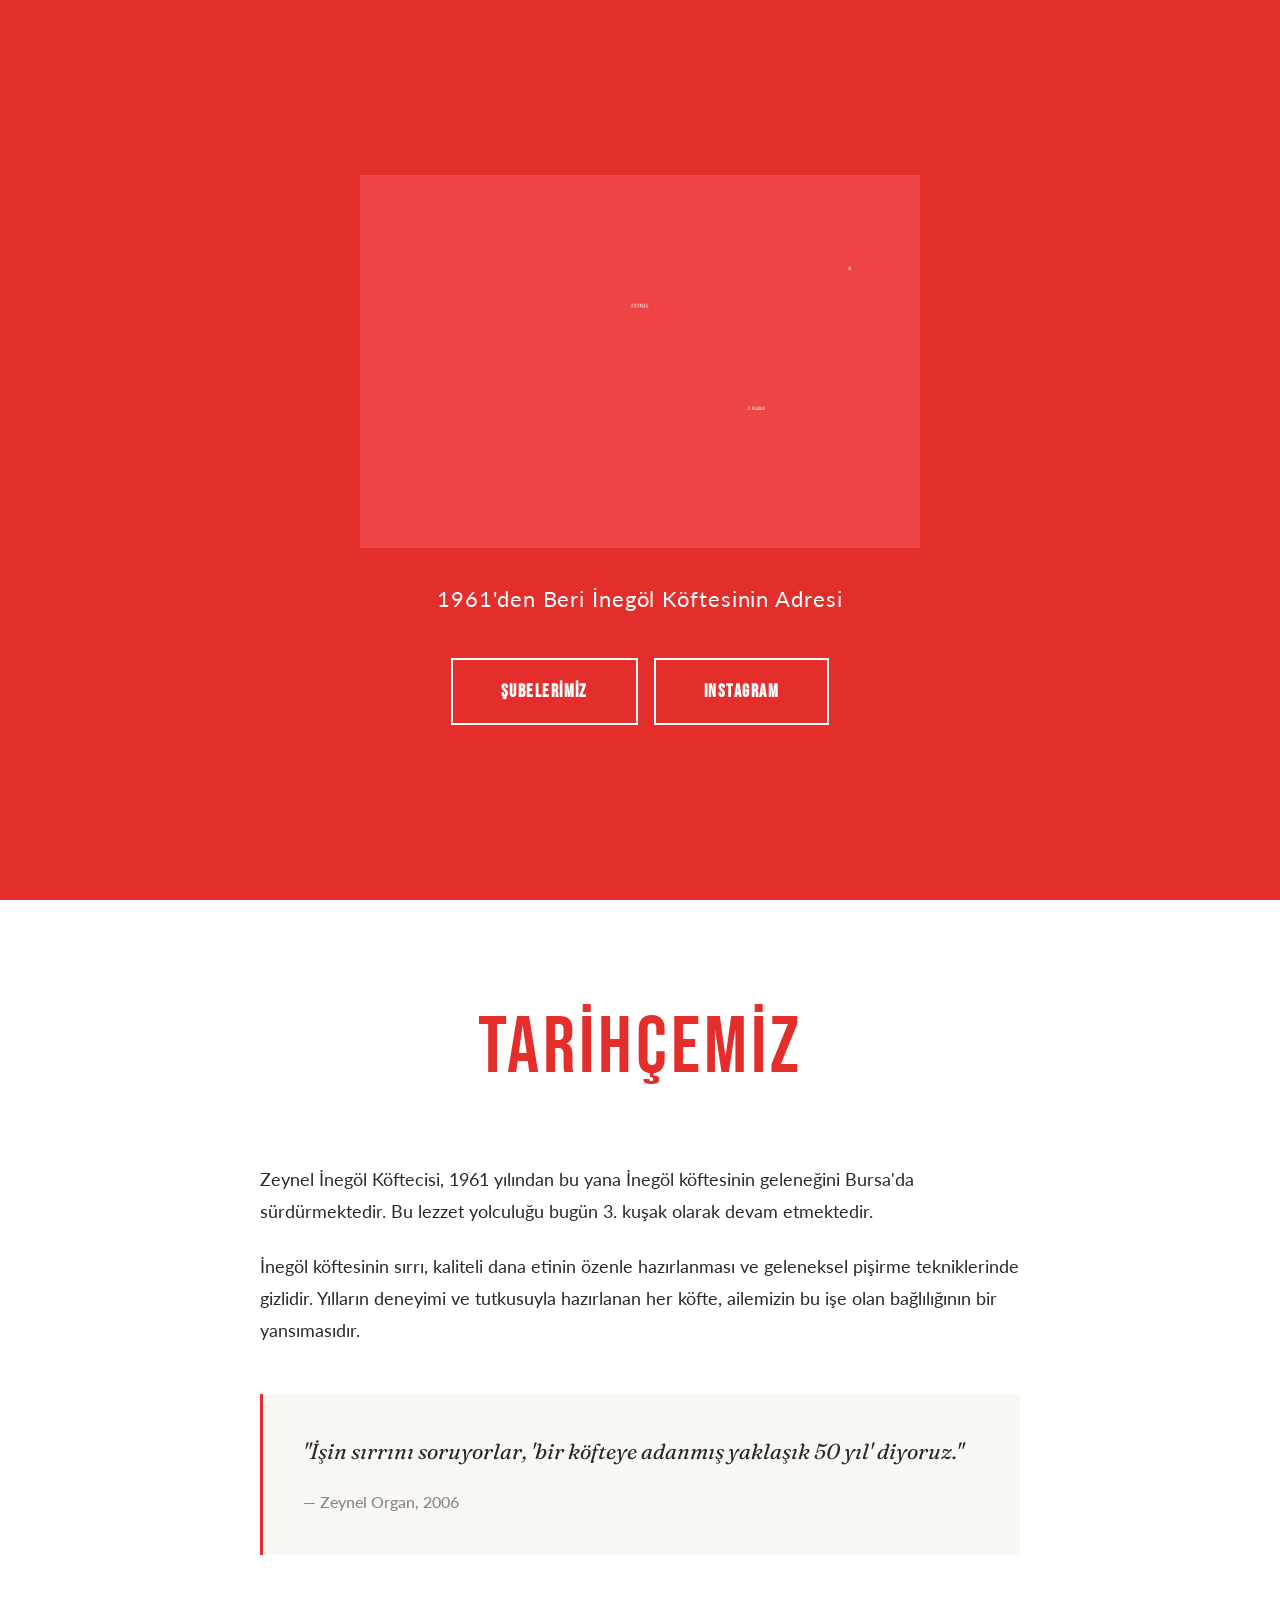
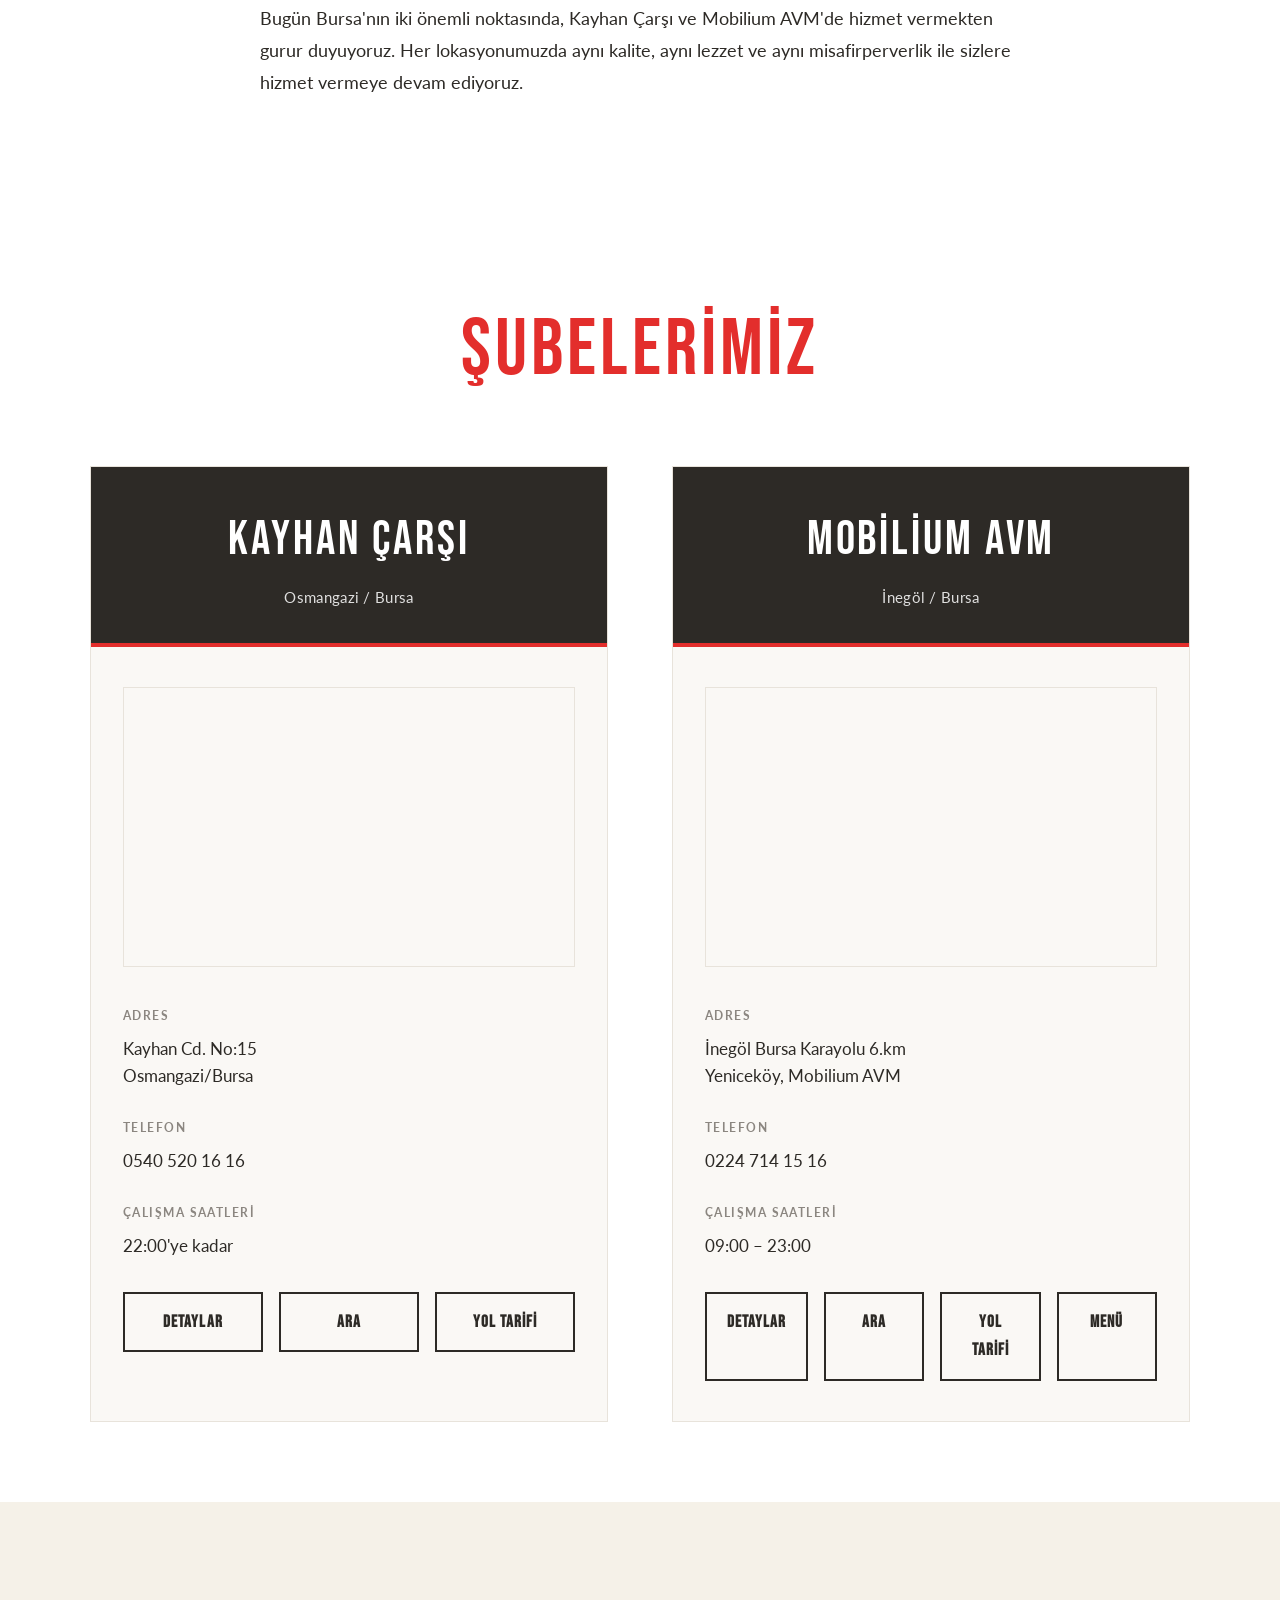
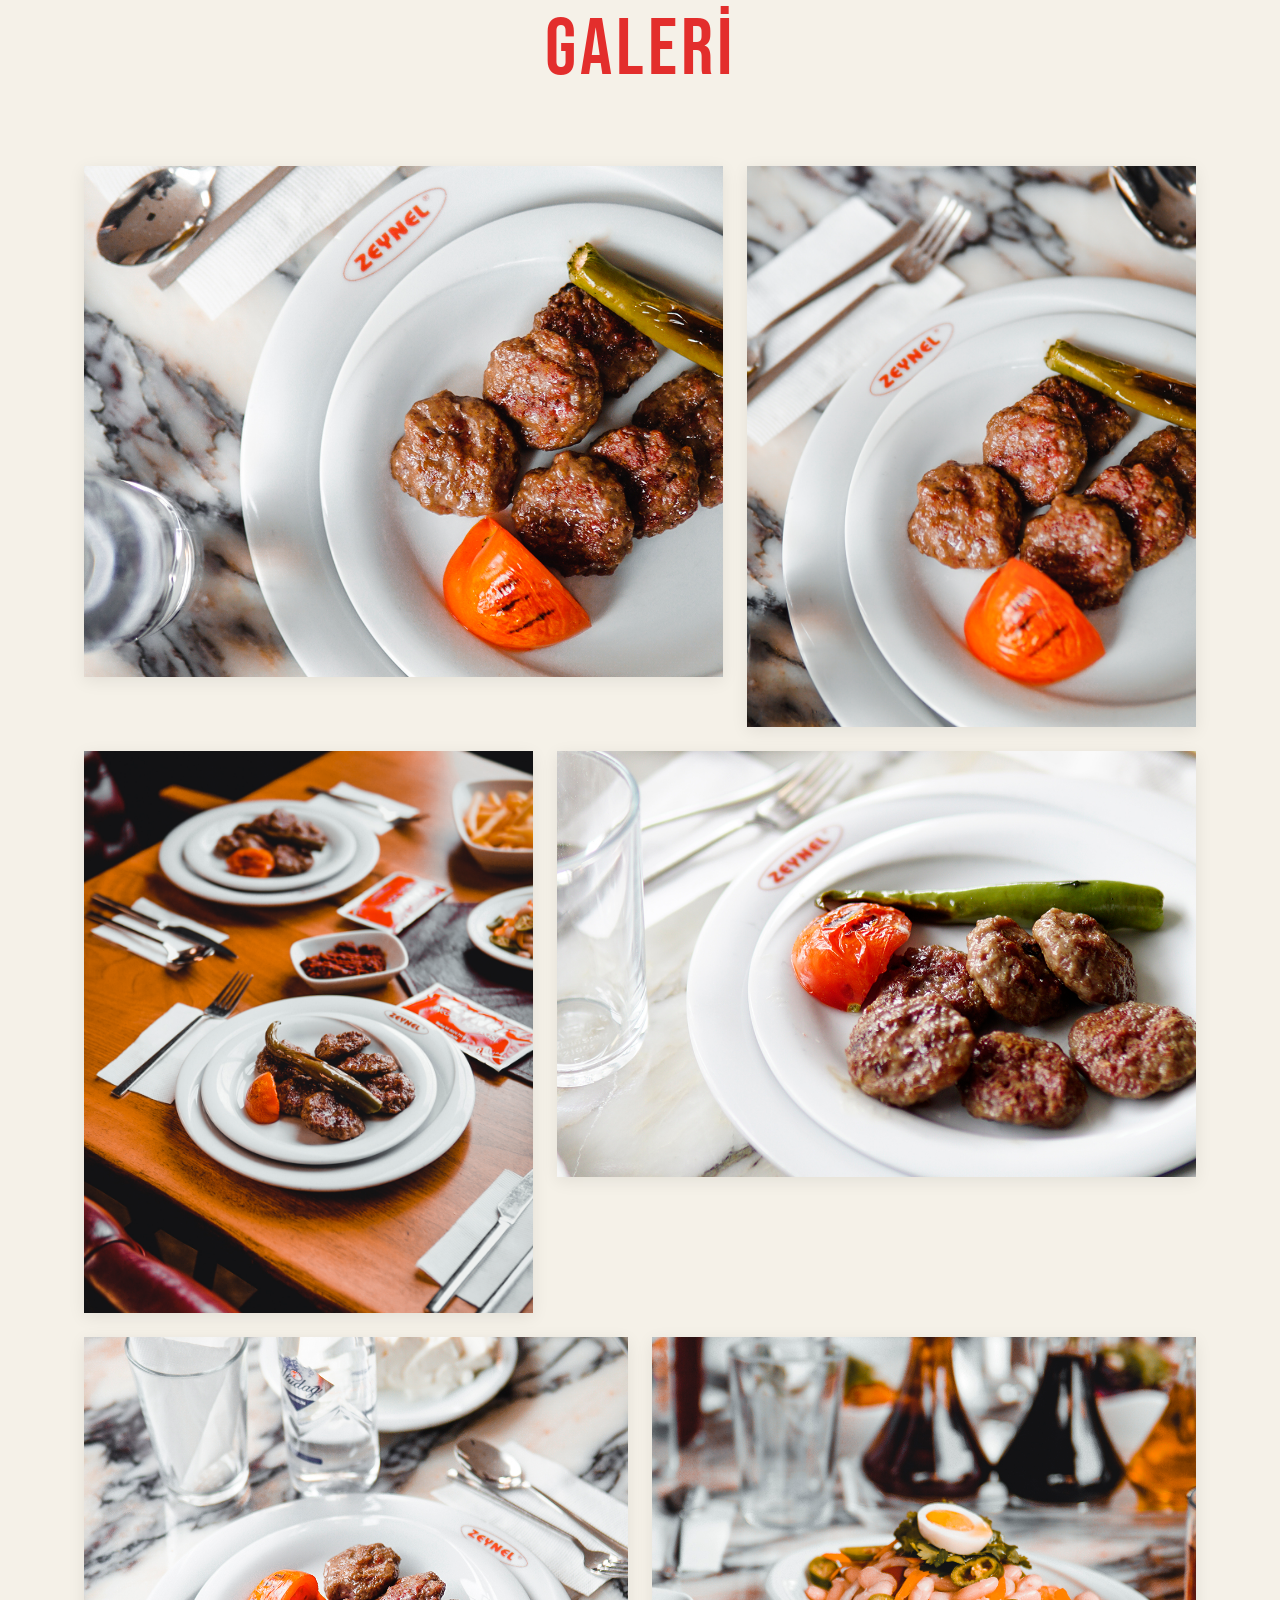
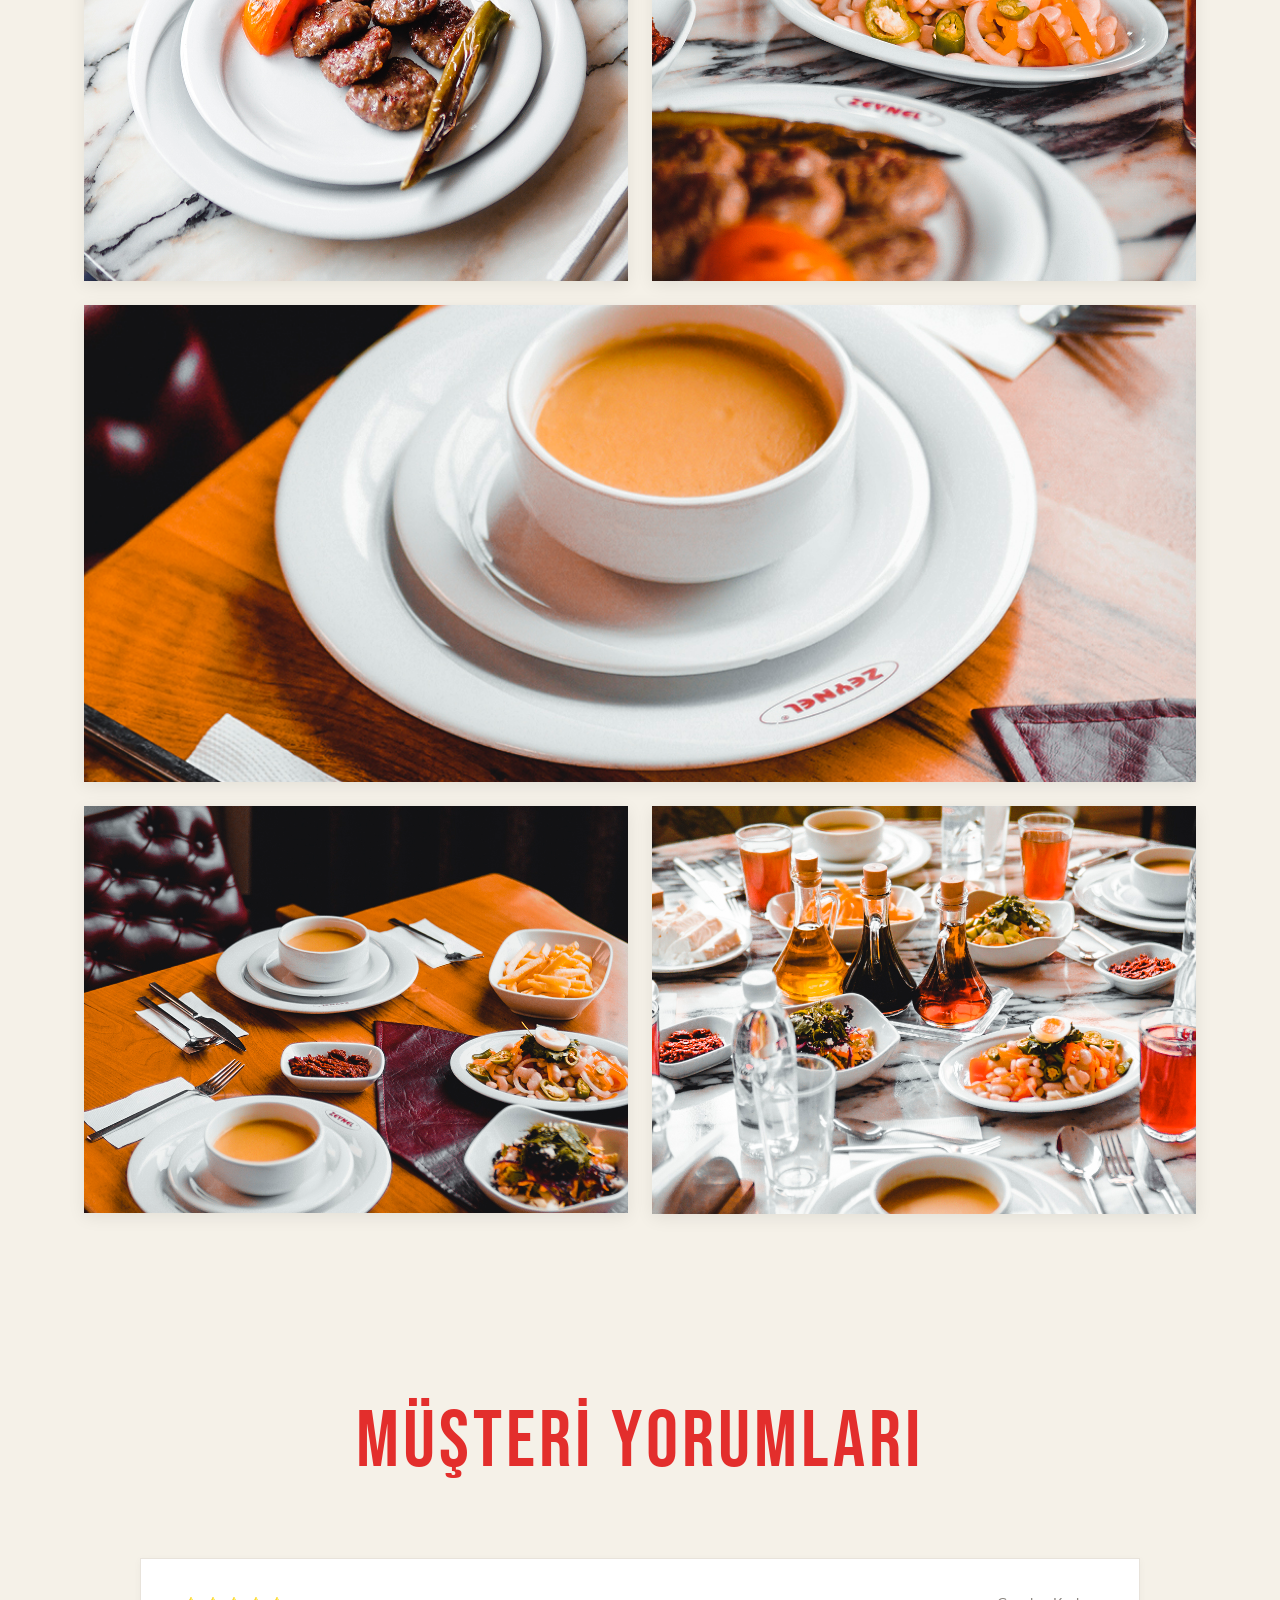
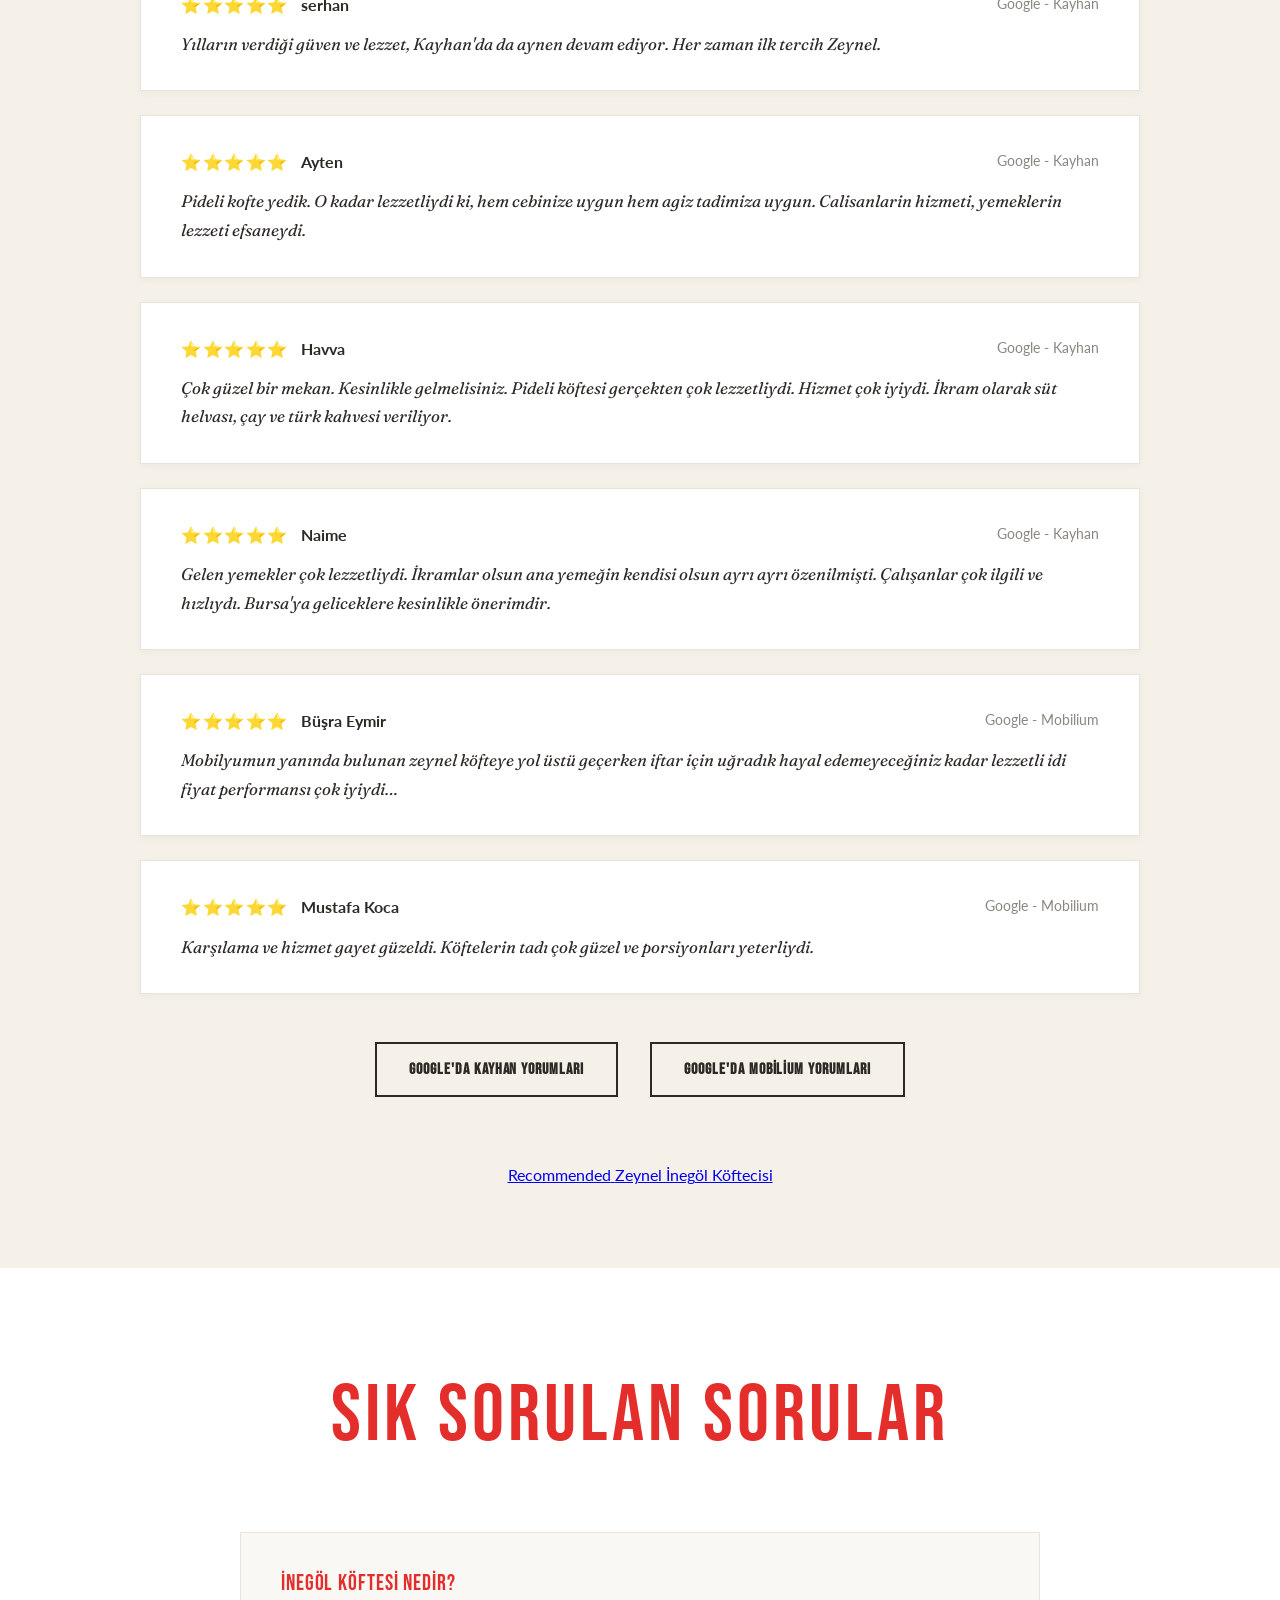
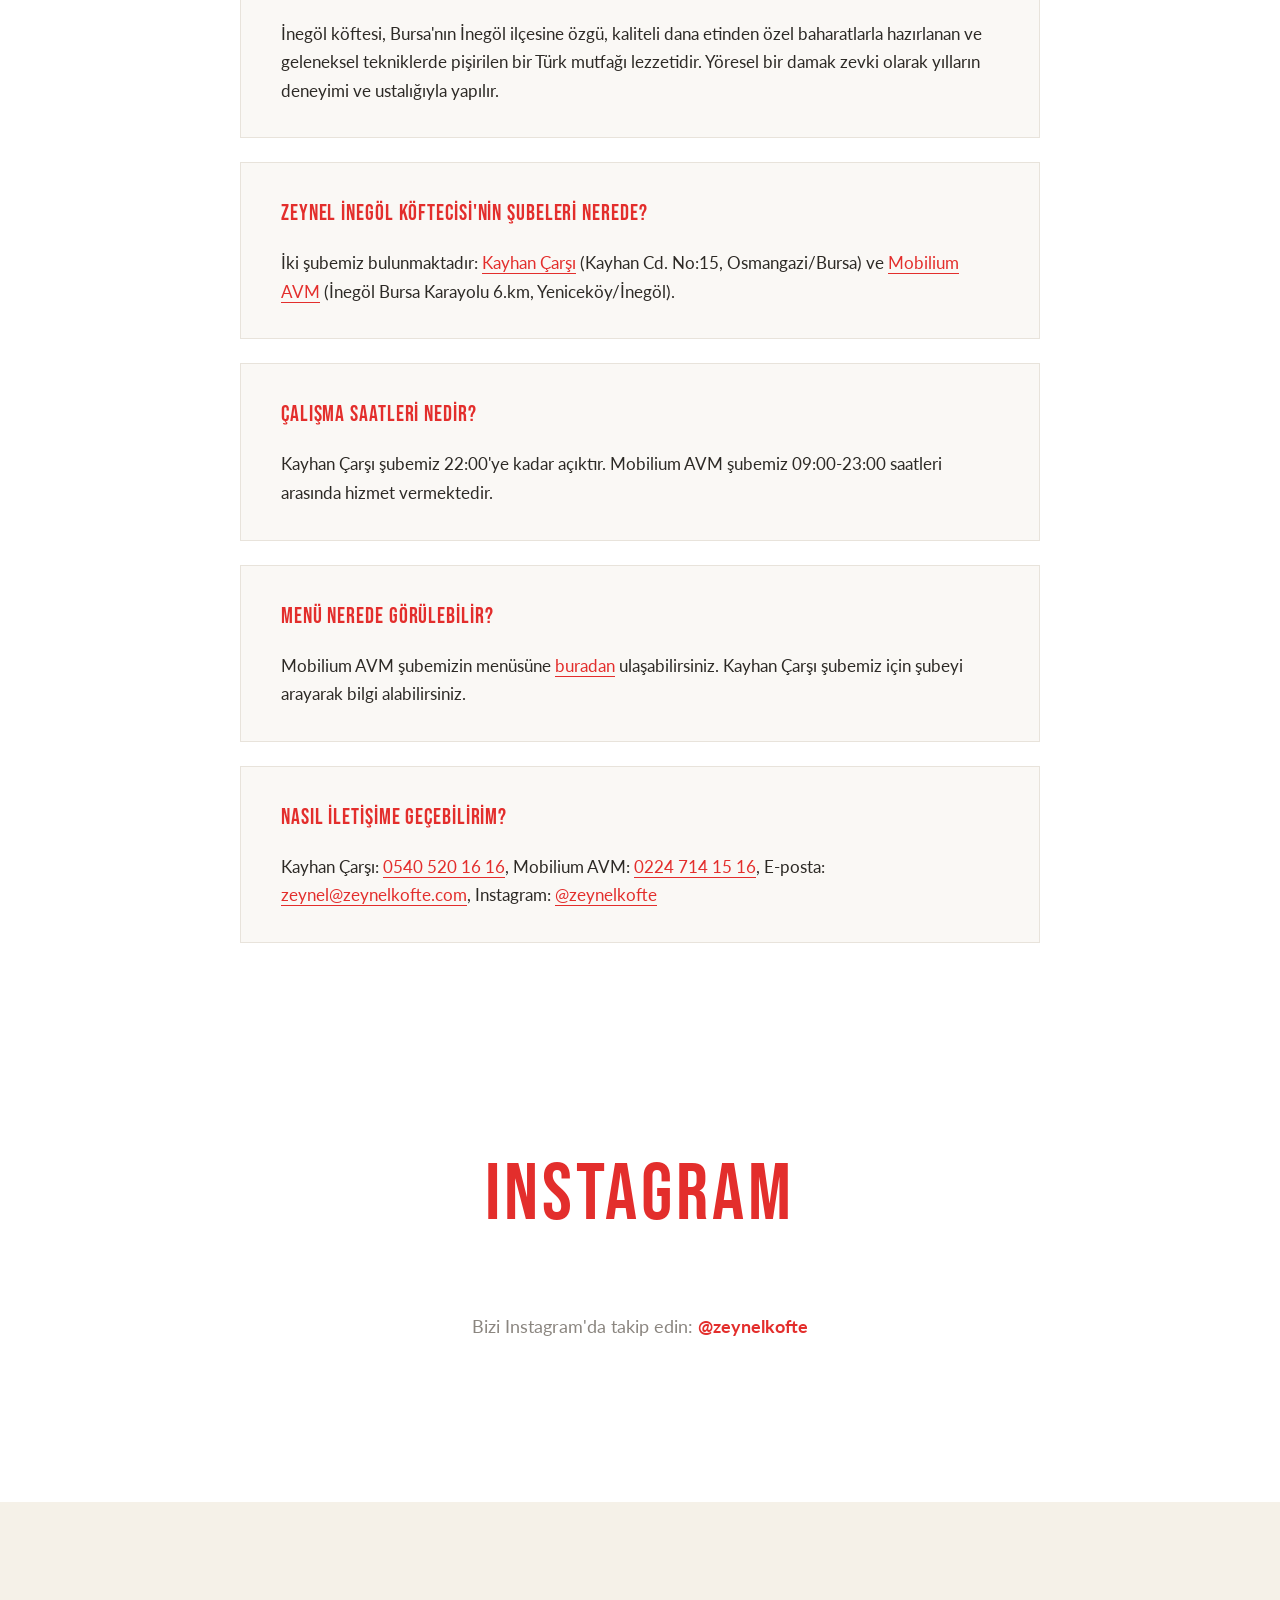
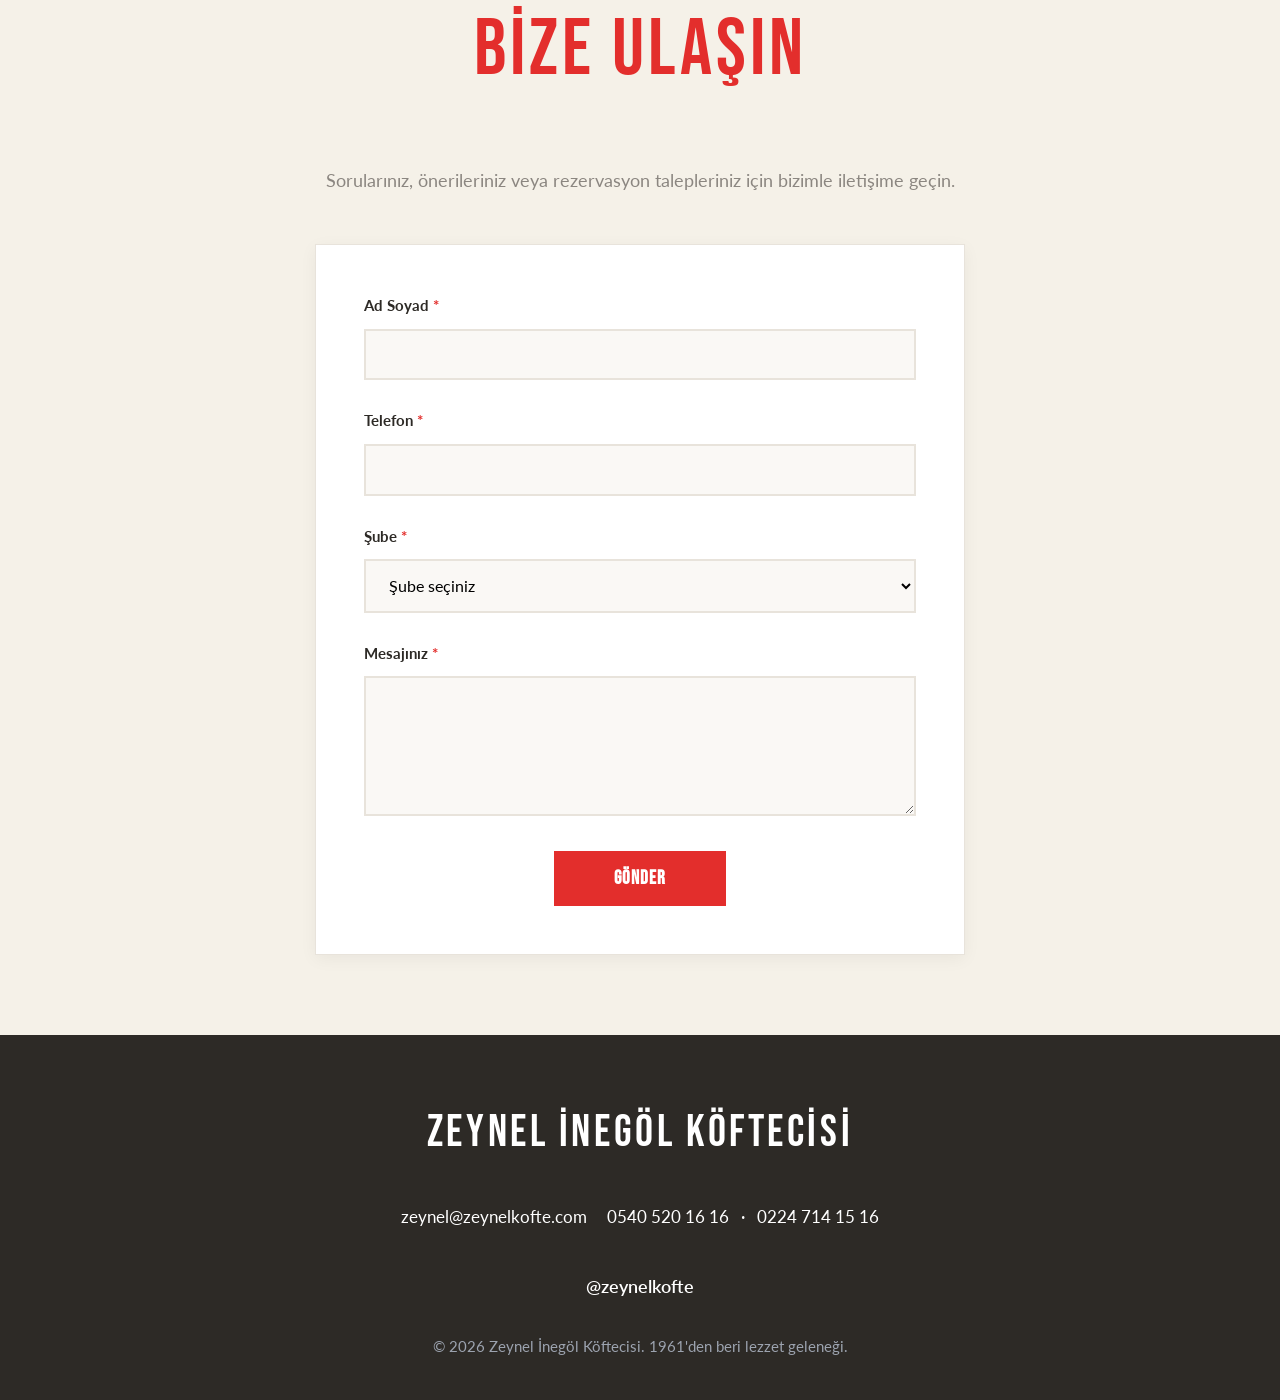
<file: index.html>
<!DOCTYPE html>
<html lang="tr">
<head>
    <meta charset="UTF-8">
    <meta name="viewport" content="width=device-width, initial-scale=1.0">
    <title>Zeynel İnegöl Köftecisi | 1961'den Beri Bursa'da İnegöl Köftesi</title>
    <meta name="description" content="Zeynel İnegöl Köftecisi - 1961'den beri İnegöl köfte geleneğini sürdüren 3. kuşak aile işletmesi. Bursa'da iki şubemiz: Kayhan Çarşı ve Mobilium AVM.">
    <link rel="canonical" href="https://zeynelkofte.com/">
    <link rel="alternate" hreflang="tr" href="https://zeynelkofte.com/">
    <link rel="alternate" hreflang="en" href="https://zeynelkofte.com/en/">
    <link rel="alternate" hreflang="x-default" href="https://zeynelkofte.com/">
    
    <meta property="og:type" content="website">
    <meta property="og:url" content="https://zeynelkofte.com/">
    <meta property="og:title" content="Zeynel İnegöl Köftecisi | 1961'den Beri">
    <meta property="og:description" content="1961'den beri İnegöl köftesinin adresi. 3. kuşak aile işletmesi. Kayhan Çarşı ve Mobilium AVM.">
    <meta property="og:image" content="https://zeynelkofte.com/img/og-image.jpg">

    <meta property="twitter:card" content="summary_large_image">
    <meta property="twitter:url" content="https://zeynelkofte.com/">
    <meta property="twitter:title" content="Zeynel İnegöl Köftecisi | 1961'den Beri">
    <meta property="twitter:description" content="1961'den beri İnegöl köftesinin adresi.">
    <meta property="twitter:image" content="https://zeynelkofte.com/img/og-image.jpg">
    
    <link rel="preconnect" href="https://fonts.googleapis.com">
    <link rel="preconnect" href="https://fonts.gstatic.com" crossorigin>
    <link href="https://fonts.googleapis.com/css2?family=Bebas+Neue&family=Lato:wght@400;700;900&family=Fraunces:ital,wght@0,400;1,500&display=swap" rel="stylesheet">
    <link href="https://awards.infcdn.net/2024/badge-circledLeaves27.css" rel="stylesheet"/>
    <link rel="stylesheet" href="css/styles.css">
    
    <script type="application/ld+json">
    {
        "@context": "https://schema.org",
        "@type": "Organization",
        "name": "Zeynel İnegöl Köftecisi",
        "url": "https://zeynelkofte.com",
        "logo": "https://zeynelkofte.com/img/zeynel-logo.jpg",
        "email": "zeynel@zeynelkofte.com",
        "foundingDate": "1961",
        "sameAs": [
            "https://www.instagram.com/zeynelkofte/"
        ],
        "description": "1961'den beri İnegöl köfte geleneğini sürdüren 3. kuşak aile işletmesi"
    }
    </script>
    
    <script type="application/ld+json">
    {
        "@context": "https://schema.org",
        "@type": "WebSite",
        "name": "Zeynel İnegöl Köftecisi",
        "url": "https://zeynelkofte.com"
    }
    </script>
    
    <script type="application/ld+json">
    {
        "@context": "https://schema.org",
        "@type": "FAQPage",
        "mainEntity": [
            {
                "@type": "Question",
                "name": "İnegöl köftesi nedir?",
                "acceptedAnswer": {
                    "@type": "Answer",
                    "text": "İnegöl köftesi, Bursa'nın İnegöl ilçesine özgü, kaliteli dana etinden özel baharatlarla hazırlanan ve geleneksel tekniklerde pişirilen bir Türk mutfağı lezzetidir. Yöresel bir damak zevki olarak yılların deneyimi ve ustalığıyla yapılır."
                }
            },
            {
                "@type": "Question",
                "name": "Zeynel İnegöl Köftecisi'nin şubeleri nerede?",
                "acceptedAnswer": {
                    "@type": "Answer",
                    "text": "İki şubemiz bulunmaktadır: Kayhan Çarşı (Kayhan Cd. No:15, Osmangazi/Bursa) ve Mobilium AVM (İnegöl Bursa Karayolu 6.km, Yeniceköy/İnegöl)."
                }
            },
            {
                "@type": "Question",
                "name": "Çalışma saatleri nedir?",
                "acceptedAnswer": {
                    "@type": "Answer",
                    "text": "Kayhan Çarşı şubemiz 22:00'ye kadar açıktır. Mobilium AVM şubemiz 09:00-23:00 saatleri arasında hizmet vermektedir."
                }
            },
            {
                "@type": "Question",
                "name": "Menü nerede görülebilir?",
                "acceptedAnswer": {
                    "@type": "Answer",
                    "text": "Mobilium AVM şubemizin menüsüne https://menucebimde.com/?menuid=0LKC7M adresinden ulaşabilirsiniz. Kayhan Çarşı şubemiz için şubeyi arayarak bilgi alabilirsiniz."
                }
            },
            {
                "@type": "Question",
                "name": "Nasıl iletişime geçebilirim?",
                "acceptedAnswer": {
                    "@type": "Answer",
                    "text": "Kayhan Çarşı: 0540 520 16 16, Mobilium AVM: 0224 714 15 16, E-posta: zeynel@zeynelkofte.com, Instagram: @zeynelkofte"
                }
            }
        ]
    }
    </script>
</head>
<body>
    <section class="hero">
        <img src="img/zeynel-wordmark.jpg" alt="Zeynel İnegöl Köftecisi Logo" class="hero-logo" width="560" height="auto">
        <p class="hero-tagline">1961'den Beri İnegöl Köftesinin Adresi</p>
        <div class="hero-cta">
            <a href="#subeler" class="cta-button">Şubelerimiz</a>
            <a href="https://www.instagram.com/zeynelkofte/" class="cta-button" target="_blank" rel="noopener">Instagram</a>
        </div>
    </section>
    
    <section class="tarihce">
        <div class="container">
            <h1 class="section-title">Tarihçemiz</h1>
            <div class="tarihce-content">
                <p>Zeynel İnegöl Köftecisi, 1961 yılından bu yana İnegöl köftesinin geleneğini Bursa'da sürdürmektedir. Bu lezzet yolculuğu bugün 3. kuşak olarak devam etmektedir.</p>
                
                <p>İnegöl köftesinin sırrı, kaliteli dana etinin özenle hazırlanması ve geleneksel pişirme tekniklerinde gizlidir. Yılların deneyimi ve tutkusuyla hazırlanan her köfte, ailemizin bu işe olan bağlılığının bir yansımasıdır.</p>
                
                <div class="quote-block">
                    "İşin sırrını soruyorlar, 'bir köfteye adanmış yaklaşık 50 yıl' diyoruz."
                    <span class="quote-author">— Zeynel Organ, 2006</span>
                </div>
                
                <p>Bugün Bursa'nın iki önemli noktasında, Kayhan Çarşı ve Mobilium AVM'de hizmet vermekten gurur duyuyoruz. Her lokasyonumuzda aynı kalite, aynı lezzet ve aynı misafirperverlik ile sizlere hizmet vermeye devam ediyoruz.</p>
            </div>
        </div>
    </section>
    
    <section class="subeler" id="subeler">
        <div class="container">
            <h2 class="section-title">Şubelerimiz</h2>
            <div class="locations-grid">
                <article class="location-card">
                    <div class="location-header">
                        <h3 class="location-name">Kayhan Çarşı</h3>
                        <div class="location-rating">Osmangazi / Bursa</div>
                    </div>
                    <div class="location-body">
                        <iframe 
                            src="https://maps.google.com/maps?cid=8349024832851885580&hl=tr&z=16&output=embed"
                            class="location-map"
                            loading="lazy"
                            title="Zeynel İnegöl Köftecisi Kayhan Çarşı Harita"
                            referrerpolicy="no-referrer-when-downgrade">
                        </iframe>
                        <div class="location-info">
                            <strong>Adres</strong>
                            <p>Kayhan Cd. No:15<br>Osmangazi/Bursa</p>
                        </div>
                        <div class="location-info">
                            <strong>Telefon</strong>
                            <p><a href="tel:+905405201616">0540 520 16 16</a></p>
                        </div>
                        <div class="location-info">
                            <strong>Çalışma Saatleri</strong>
                            <p>22:00'ye kadar</p>
                        </div>
                        <div class="location-actions">
                            <a href="kayhan/" class="location-button">Detaylar</a>
                            <a href="tel:+905405201616" class="location-button">Ara</a>
                            <a href="https://maps.google.com/maps?cid=8349024832851885580" class="location-button" target="_blank" rel="noopener">Yol Tarifi</a>
                        </div>
                    </div>
                </article>
                
                <article class="location-card">
                    <div class="location-header">
                        <h3 class="location-name">Mobilium AVM</h3>
                        <div class="location-rating">İnegöl / Bursa</div>
                    </div>
                    <div class="location-body">
                        <iframe 
                            src="https://maps.google.com/maps?cid=7203630470763155951&hl=tr&z=16&output=embed"
                            class="location-map"
                            loading="lazy"
                            title="Zeynel İnegöl Köftecisi Mobilium AVM Harita"
                            referrerpolicy="no-referrer-when-downgrade">
                        </iframe>
                        <div class="location-info">
                            <strong>Adres</strong>
                            <p>İnegöl Bursa Karayolu 6.km<br>Yeniceköy, Mobilium AVM</p>
                        </div>
                        <div class="location-info">
                            <strong>Telefon</strong>
                            <p><a href="tel:+902247141516">0224 714 15 16</a></p>
                        </div>
                        <div class="location-info">
                            <strong>Çalışma Saatleri</strong>
                            <p>09:00 – 23:00</p>
                        </div>
                        <div class="location-actions">
                            <a href="mobilium/" class="location-button">Detaylar</a>
                            <a href="tel:+902247141516" class="location-button">Ara</a>
                            <a href="https://www.google.com/maps/place/Zeynel+%C4%B0neg%C3%B6l+K%C3%B6ftecisi/@40.1182105,29.4443197,17z" class="location-button" target="_blank" rel="noopener">Yol Tarifi</a>
                            <a href="https://menucebimde.com/?menuid=0LKC7M" class="location-button" target="_blank" rel="noopener">Menü</a>
                        </div>
                    </div>
                </article>
            </div>
        </div>
    </section>
    
    <section class="galeri">
        <div class="container">
            <h2 class="section-title">Galeri</h2>
            <div class="gallery-grid">
                <div class="gallery-item">
                    <img src="img/gallery-01.jpg" alt="Zeynel İnegöl Köftecisi yemek sunumu" loading="lazy" width="800" height="640">
                </div>
                <div class="gallery-item">
                    <img src="img/gallery-02.jpg" alt="İnegöl köfte tabağı" loading="lazy" width="640" height="800">
                </div>
                <div class="gallery-item">
                    <img src="img/gallery-03.jpg" alt="Zeynel köfte lezzeti" loading="lazy" width="640" height="800">
                </div>
                <div class="gallery-item">
                    <img src="img/gallery-04.jpg" alt="Köfte sunumu" loading="lazy" width="800" height="533">
                </div>
                <div class="gallery-item">
                    <img src="img/gallery-05.jpg" alt="Restaurant iç mekan" loading="lazy" width="800" height="800">
                </div>
                <div class="gallery-item">
                    <img src="img/gallery-06.jpg" alt="Zeynel İnegöl geleneksel pişirme" loading="lazy" width="800" height="800">
                </div>
                <div class="gallery-item">
                    <img src="img/gallery-07.jpg" alt="Lezzet detayı" loading="lazy" width="1600" height="686">
                </div>
                <div class="gallery-item">
                    <img src="img/gallery-08.jpg" alt="Bursa köfte geleneği" loading="lazy" width="800" height="600">
                </div>
                <div class="gallery-item">
                    <img src="img/gallery-09.jpg" alt="İnegöl köftecisi atmosfer" loading="lazy" width="800" height="600">
                </div>
            </div>
        </div>
    </section>
    
    <section class="yorumlar">
        <div class="container">
            <h2 class="section-title">Müşteri Yorumları</h2>
            <div class="reviews-container">
                <div class="review-strip">
                    <div class="review-header">
                        <span class="review-stars">⭐⭐⭐⭐⭐</span>
                        <span class="review-author">serhan</span>
                        <span class="review-source">Google - Kayhan</span>
                    </div>
                    <p class="review-text">Yılların verdiği güven ve lezzet, Kayhan'da da aynen devam ediyor. Her zaman ilk tercih Zeynel.</p>
                </div>
                
                <div class="review-strip">
                    <div class="review-header">
                        <span class="review-stars">⭐⭐⭐⭐⭐</span>
                        <span class="review-author">Ayten</span>
                        <span class="review-source">Google - Kayhan</span>
                    </div>
                    <p class="review-text">Pideli kofte yedik. O kadar lezzetliydi ki, hem cebinize uygun hem agiz tadimiza uygun. Calisanlarin hizmeti, yemeklerin lezzeti efsaneydi.</p>
                </div>
                
                <div class="review-strip">
                    <div class="review-header">
                        <span class="review-stars">⭐⭐⭐⭐⭐</span>
                        <span class="review-author">Havva</span>
                        <span class="review-source">Google - Kayhan</span>
                    </div>
                    <p class="review-text">Çok güzel bir mekan. Kesinlikle gelmelisiniz. Pideli köftesi gerçekten çok lezzetliydi. Hizmet çok iyiydi. İkram olarak süt helvası, çay ve türk kahvesi veriliyor.</p>
                </div>
                
                <div class="review-strip">
                    <div class="review-header">
                        <span class="review-stars">⭐⭐⭐⭐⭐</span>
                        <span class="review-author">Naime</span>
                        <span class="review-source">Google - Kayhan</span>
                    </div>
                    <p class="review-text">Gelen yemekler çok lezzetliydi. İkramlar olsun ana yemeğin kendisi olsun ayrı ayrı özenilmişti. Çalışanlar çok ilgili ve hızlıydı. Bursa'ya geliceklere kesinlikle önerimdir.</p>
                </div>
                
                <div class="review-strip">
                    <div class="review-header">
                        <span class="review-stars">⭐⭐⭐⭐⭐</span>
                        <span class="review-author">Büşra Eymir</span>
                        <span class="review-source">Google - Mobilium</span>
                    </div>
                    <p class="review-text">Mobilyumun yanında bulunan zeynel köfteye yol üstü geçerken iftar için uğradık hayal edemeyeceğiniz kadar lezzetli idi fiyat performansı çok iyiydi…</p>
                </div>
                
                <div class="review-strip">
                    <div class="review-header">
                        <span class="review-stars">⭐⭐⭐⭐⭐</span>
                        <span class="review-author">Mustafa Koca</span>
                        <span class="review-source">Google - Mobilium</span>
                    </div>
                    <p class="review-text">Karşılama ve hizmet gayet güzeldi. Köftelerin tadı çok güzel ve porsiyonları yeterliydi.</p>
                </div>
            </div>
            
            <div class="reviews-footer">
                <div class="review-links">
                    <a href="https://maps.google.com/maps?cid=8349024832851885580" class="review-link" target="_blank" rel="noopener">Google'da Kayhan Yorumları</a>
                    <a href="https://maps.google.com/maps?cid=7203630470763155951" class="review-link" target="_blank" rel="noopener">Google'da Mobilium Yorumları</a>
                </div>
            </div>
            
            <div class="awards-section">
                <a id="b-circledLeaves27" target="_blank" rel="noopener" href="https://restaurantguru.com/Zeynel-Inegol-Koftecisi-Inegol-4" class="b-circledLeaves27--light b-circledLeaves27--2026">
                    <span class="b-circledLeaves27__title">Recommended</span>
                    <span class="b-circledLeaves27__separator"></span>
                    <span class="b-circledLeaves27__name">Zeynel İnegöl Köftecisi</span>
                </a>
            </div>
        </div>
    </section>
    
    <section class="faq">
        <div class="container">
            <h2 class="section-title">Sık Sorulan Sorular</h2>
            <div class="faq-list">
                <div class="faq-item">
                    <h3 class="faq-question">İnegöl köftesi nedir?</h3>
                    <p class="faq-answer">İnegöl köftesi, Bursa'nın İnegöl ilçesine özgü, kaliteli dana etinden özel baharatlarla hazırlanan ve geleneksel tekniklerde pişirilen bir Türk mutfağı lezzetidir. Yöresel bir damak zevki olarak yılların deneyimi ve ustalığıyla yapılır.</p>
                </div>
                
                <div class="faq-item">
                    <h3 class="faq-question">Zeynel İnegöl Köftecisi'nin şubeleri nerede?</h3>
                    <p class="faq-answer">İki şubemiz bulunmaktadır: <a href="kayhan/">Kayhan Çarşı</a> (Kayhan Cd. No:15, Osmangazi/Bursa) ve <a href="mobilium/">Mobilium AVM</a> (İnegöl Bursa Karayolu 6.km, Yeniceköy/İnegöl).</p>
                </div>
                
                <div class="faq-item">
                    <h3 class="faq-question">Çalışma saatleri nedir?</h3>
                    <p class="faq-answer">Kayhan Çarşı şubemiz 22:00'ye kadar açıktır. Mobilium AVM şubemiz 09:00-23:00 saatleri arasında hizmet vermektedir.</p>
                </div>
                
                <div class="faq-item">
                    <h3 class="faq-question">Menü nerede görülebilir?</h3>
                    <p class="faq-answer">Mobilium AVM şubemizin menüsüne <a href="https://menucebimde.com/?menuid=0LKC7M" target="_blank" rel="noopener">buradan</a> ulaşabilirsiniz. Kayhan Çarşı şubemiz için şubeyi arayarak bilgi alabilirsiniz.</p>
                </div>
                
                <div class="faq-item">
                    <h3 class="faq-question">Nasıl iletişime geçebilirim?</h3>
                    <p class="faq-answer">Kayhan Çarşı: <a href="tel:+905405201616">0540 520 16 16</a>, Mobilium AVM: <a href="tel:+902247141516">0224 714 15 16</a>, E-posta: <a href="mailto:zeynel@zeynelkofte.com">zeynel@zeynelkofte.com</a>, Instagram: <a href="https://www.instagram.com/zeynelkofte/" target="_blank" rel="noopener">@zeynelkofte</a></p>
                </div>
            </div>
        </div>
    </section>
    
    <section class="instagram">
        <div class="container">
            <h2 class="section-title">Instagram</h2>
            <p class="instagram-intro">
                Bizi Instagram'da takip edin: <a href="https://www.instagram.com/zeynelkofte/" class="instagram-handle" target="_blank" rel="noopener">@zeynelkofte</a>
            </p>
            <div class="instagram-grid">
                <blockquote class="instagram-media" data-instgrm-permalink="https://www.instagram.com/reel/Db6Vw2Zufcr/" data-instgrm-version="14"></blockquote>
                <blockquote class="instagram-media" data-instgrm-permalink="https://www.instagram.com/reel/DbbKKFys5Vf/" data-instgrm-version="14"></blockquote>
                <blockquote class="instagram-media" data-instgrm-permalink="https://www.instagram.com/reel/DbOVmc_Mzgk/" data-instgrm-version="14"></blockquote>
                <blockquote class="instagram-media" data-instgrm-permalink="https://www.instagram.com/reel/Da0g3-aKeCt/" data-instgrm-version="14"></blockquote>
                <blockquote class="instagram-media" data-instgrm-permalink="https://www.instagram.com/reel/DPJRA2CiGRP/" data-instgrm-version="14"></blockquote>
                <blockquote class="instagram-media" data-instgrm-permalink="https://www.instagram.com/p/DPB5eI-jN0K/" data-instgrm-version="14"></blockquote>
            </div>
        </div>
    </section>
    
    <section class="contact">
        <div class="container">
            <h2 class="section-title">Bize Ulaşın</h2>
            <p class="contact-intro">
                Sorularınız, önerileriniz veya rezervasyon talepleriniz için bizimle iletişime geçin.
            </p>
            <form class="contact-form" action="https://formsubmit.co/zeynel@zeynelkofte.com" method="POST">
                <input type="hidden" name="_subject" value="zeynelkofte.com iletişim">
                <input type="hidden" name="_template" value="table">
                <input type="hidden" name="_captcha" value="false">
                
                <div class="form-group">
                    <label for="name">Ad Soyad <span>*</span></label>
                    <input type="text" id="name" name="name" required>
                </div>
                
                <div class="form-group">
                    <label for="phone">Telefon <span>*</span></label>
                    <input type="tel" id="phone" name="phone" required>
                </div>
                
                <div class="form-group">
                    <label for="branch">Şube <span>*</span></label>
                    <select id="branch" name="branch" required>
                        <option value="">Şube seçiniz</option>
                        <option value="Kayhan Çarşı">Kayhan Çarşı</option>
                        <option value="Mobilium AVM">Mobilium AVM</option>
                    </select>
                </div>
                
                <div class="form-group">
                    <label for="message">Mesajınız <span>*</span></label>
                    <textarea id="message" name="message" required></textarea>
                </div>
                
                <div class="form-submit">
                    <button type="submit" class="btn-submit">Gönder</button>
                </div>
            </form>
        </div>
    </section>
    
    <footer class="footer">
        <div class="container">
            <h2 class="footer-logo-text">Zeynel İnegöl Köftecisi</h2>
            <div class="footer-contact">
                <a href="mailto:zeynel@zeynelkofte.com">zeynel@zeynelkofte.com</a>
                <a href="tel:+905405201616">0540 520 16 16</a> · 
                <a href="tel:+902247141516">0224 714 15 16</a>
            </div>
            <div class="footer-social">
                <a href="https://www.instagram.com/zeynelkofte/" target="_blank" rel="noopener">@zeynelkofte</a>
            </div>
            <p class="footer-text">&copy; 2026 Zeynel İnegöl Köftecisi. 1961'den beri lezzet geleneği.</p>
        </div>
    </footer>
    
    <script async src="https://www.instagram.com/embed.js"></script>
</body>
</html>
</file>
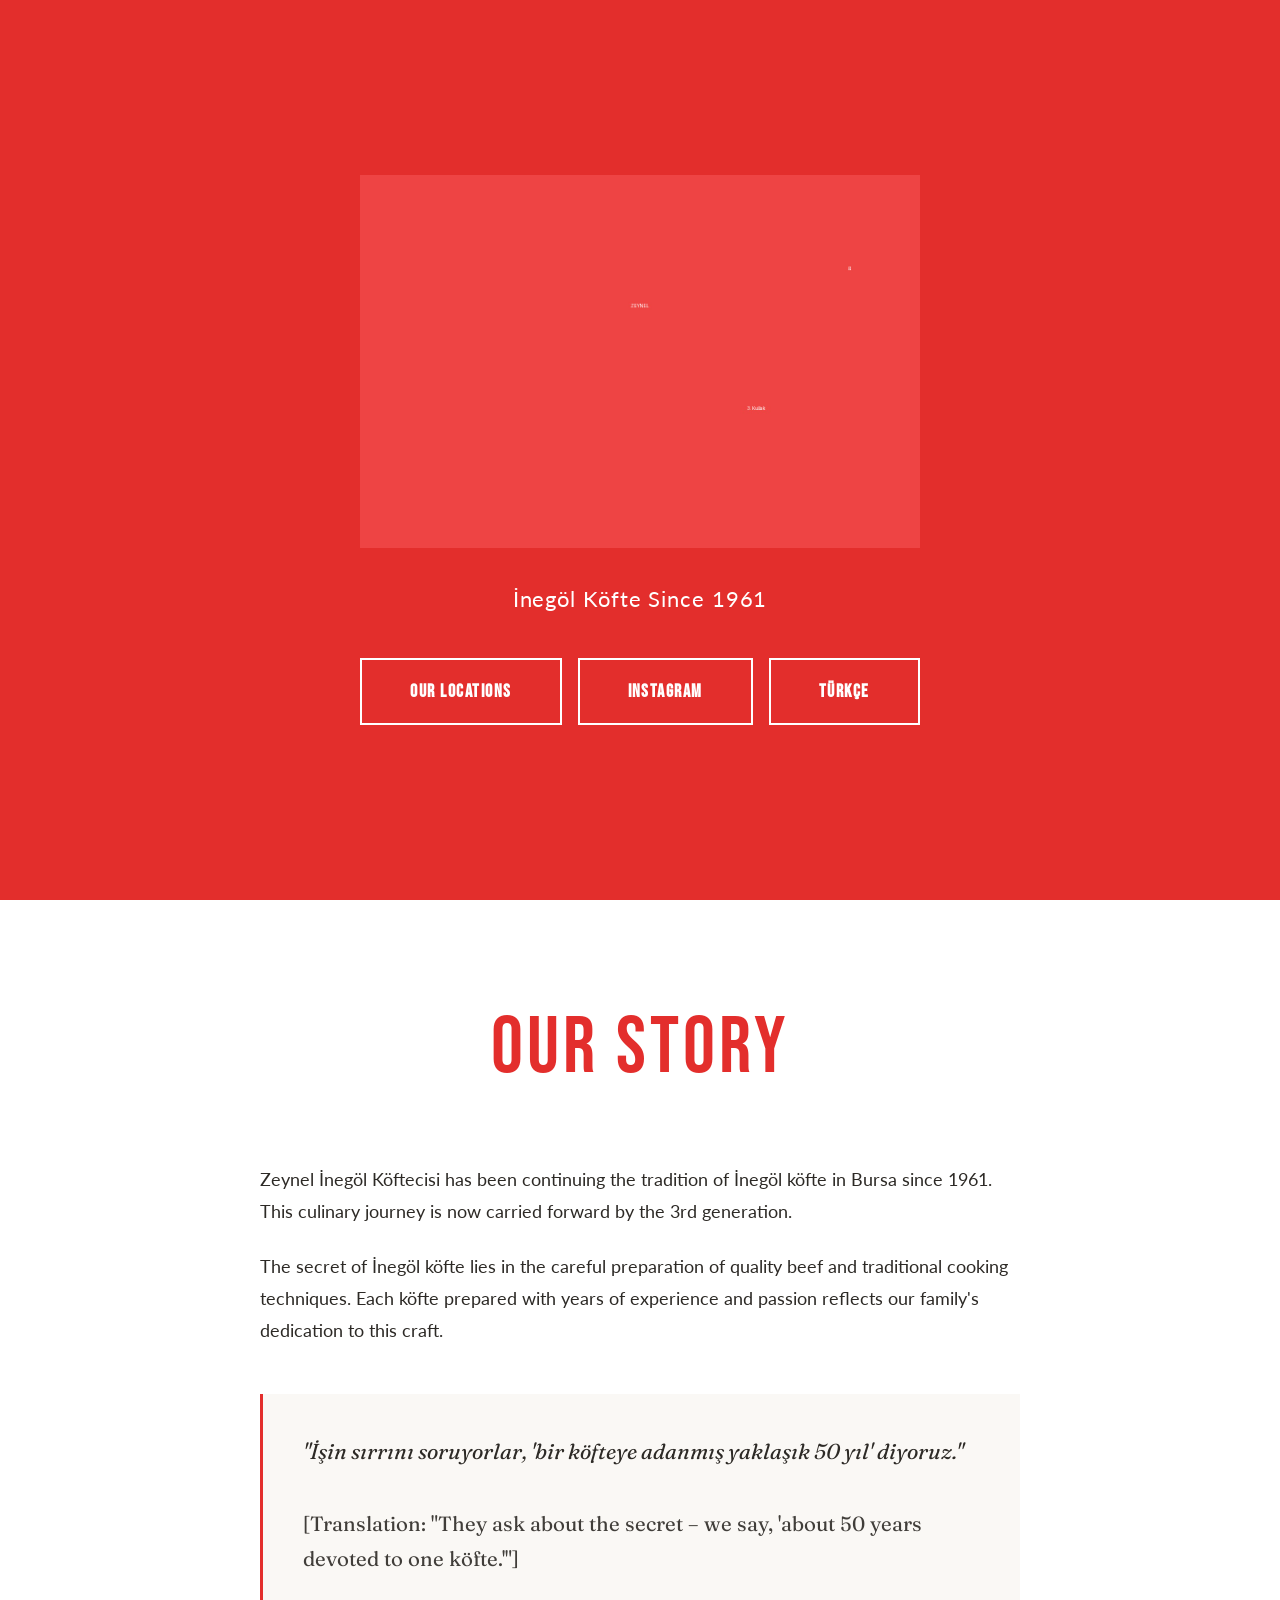
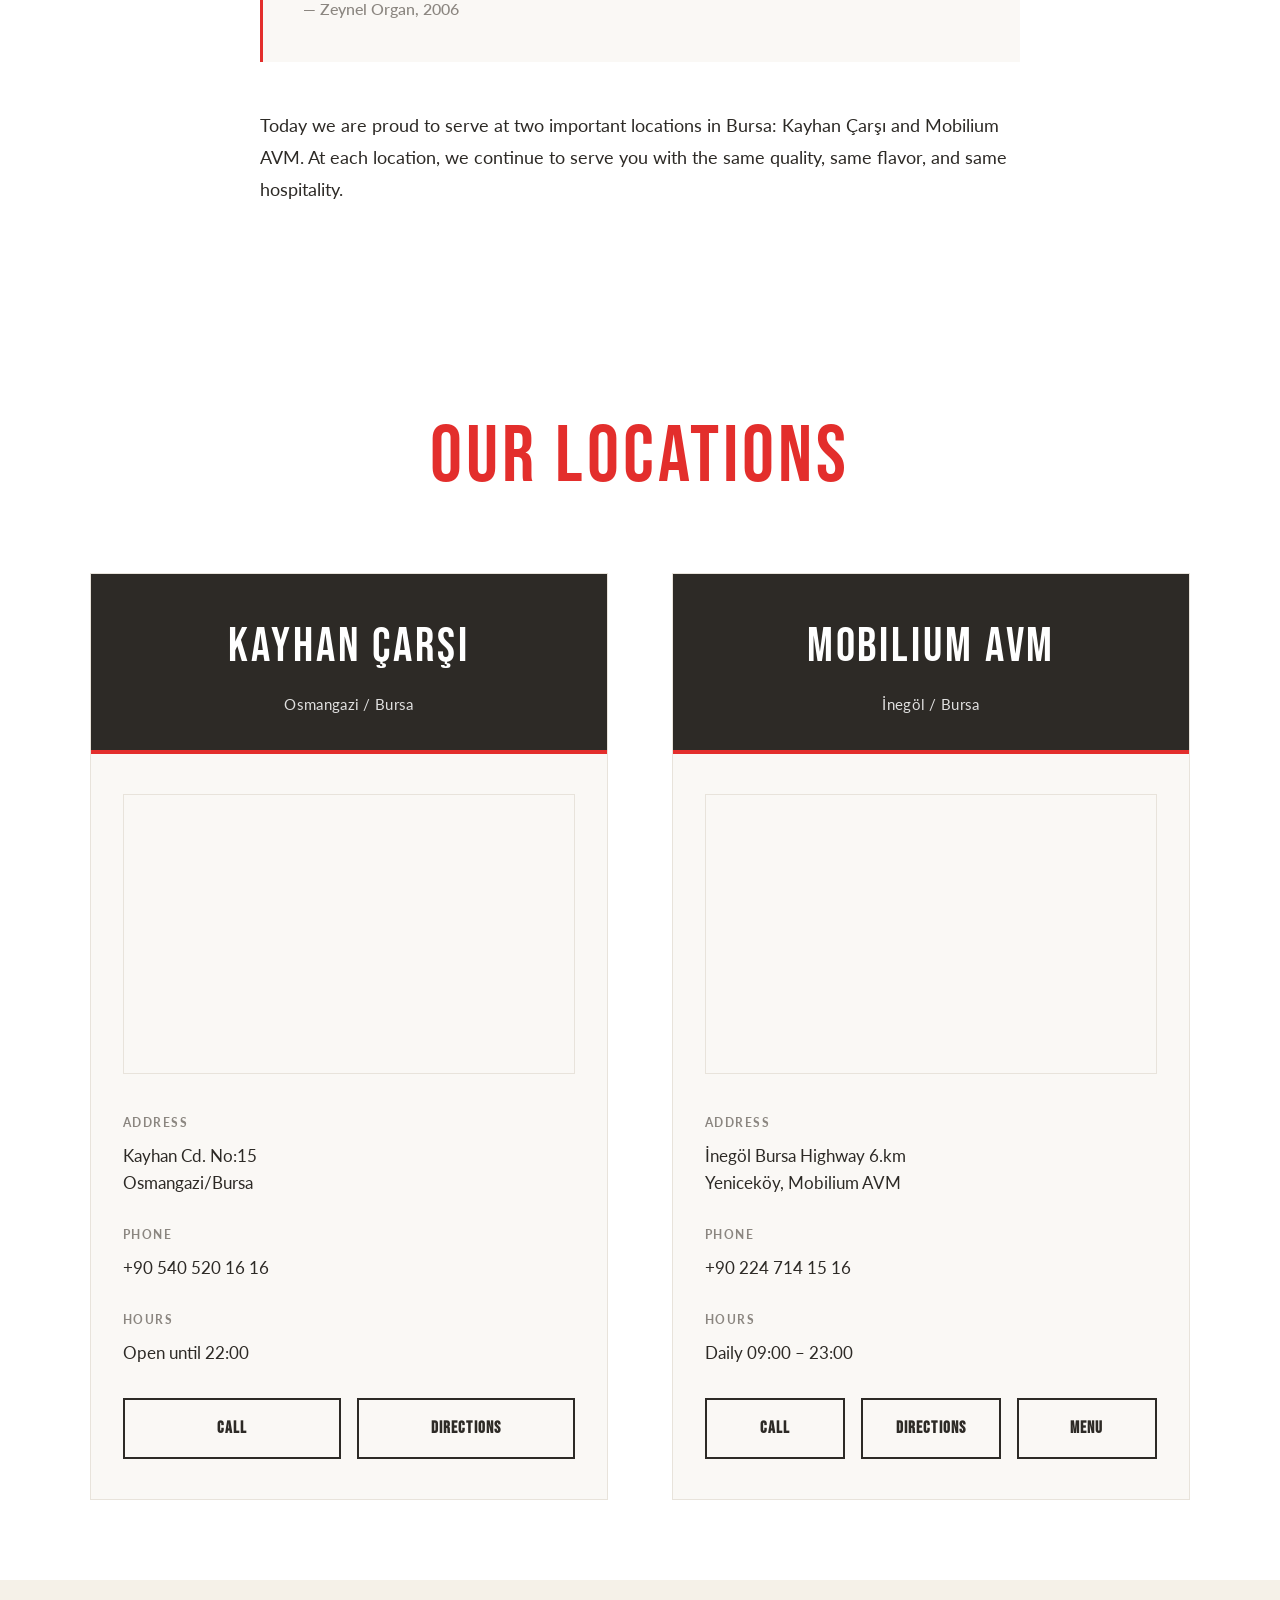
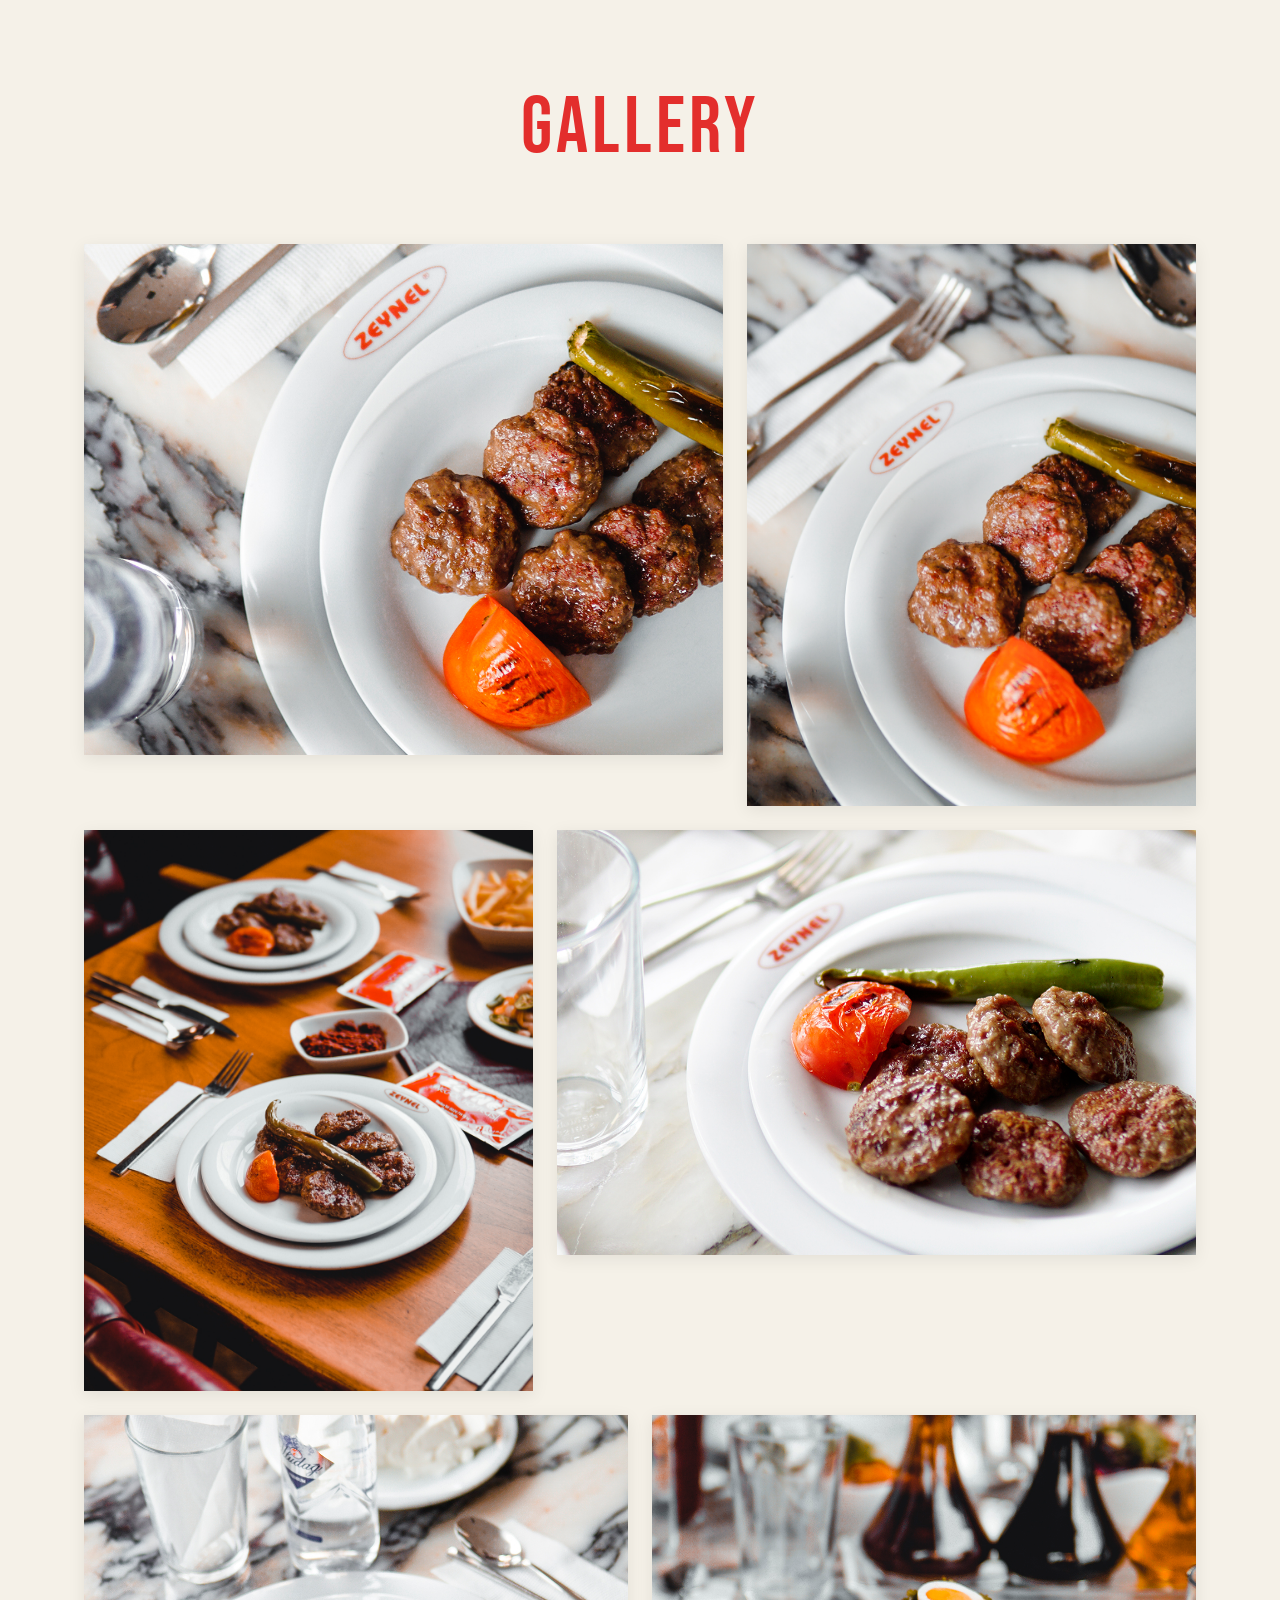
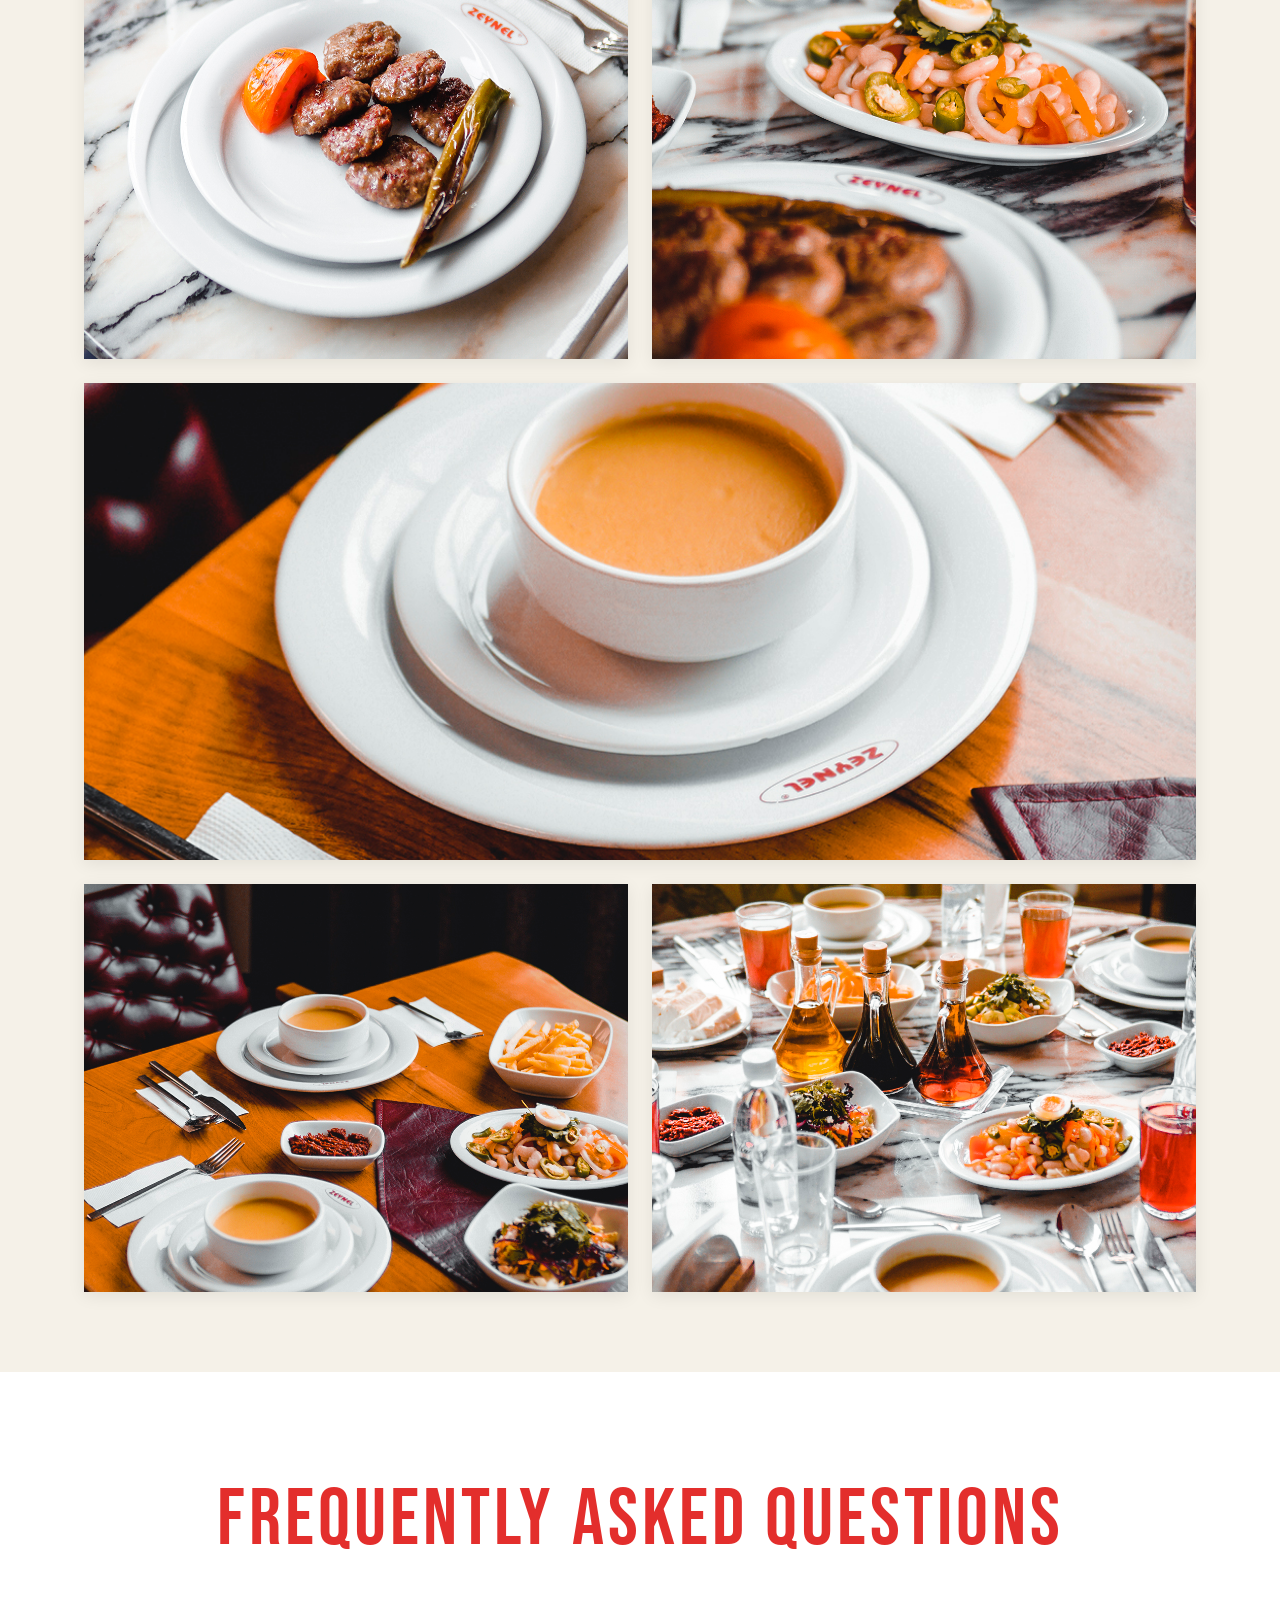
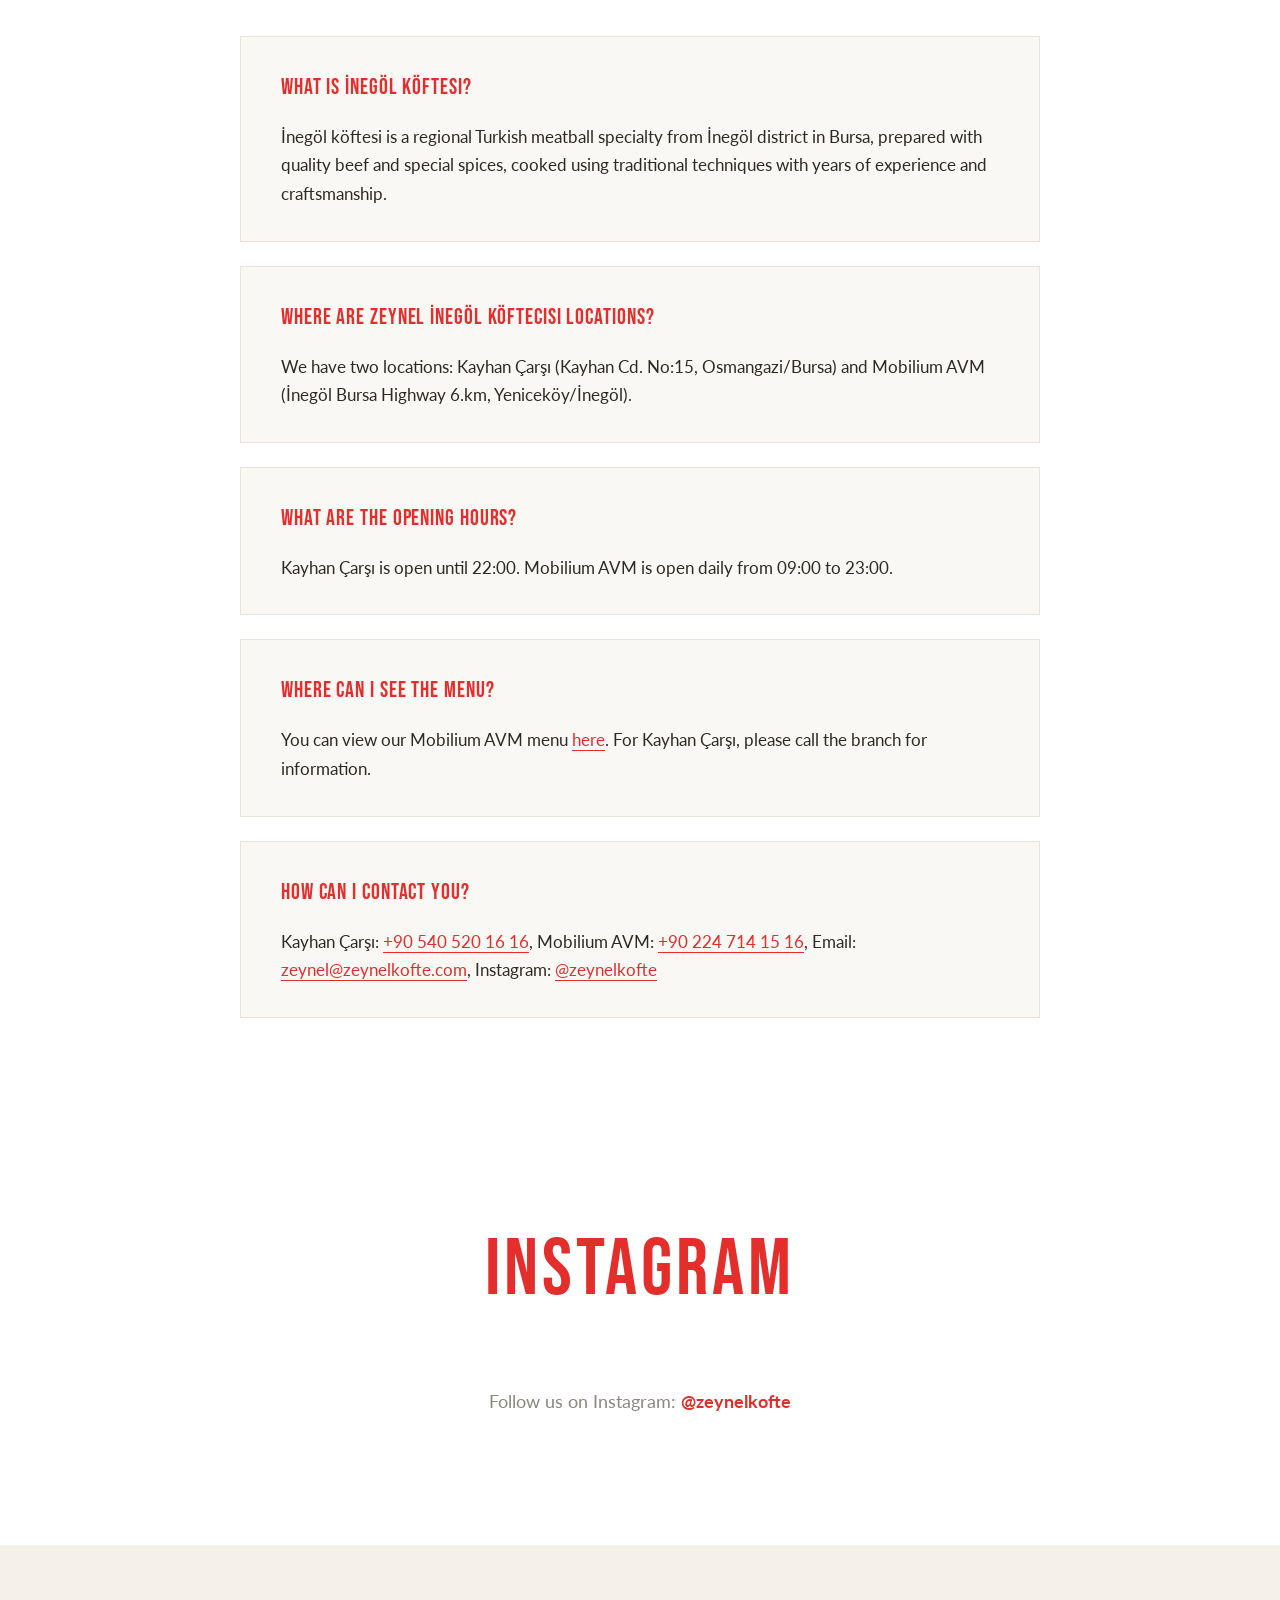
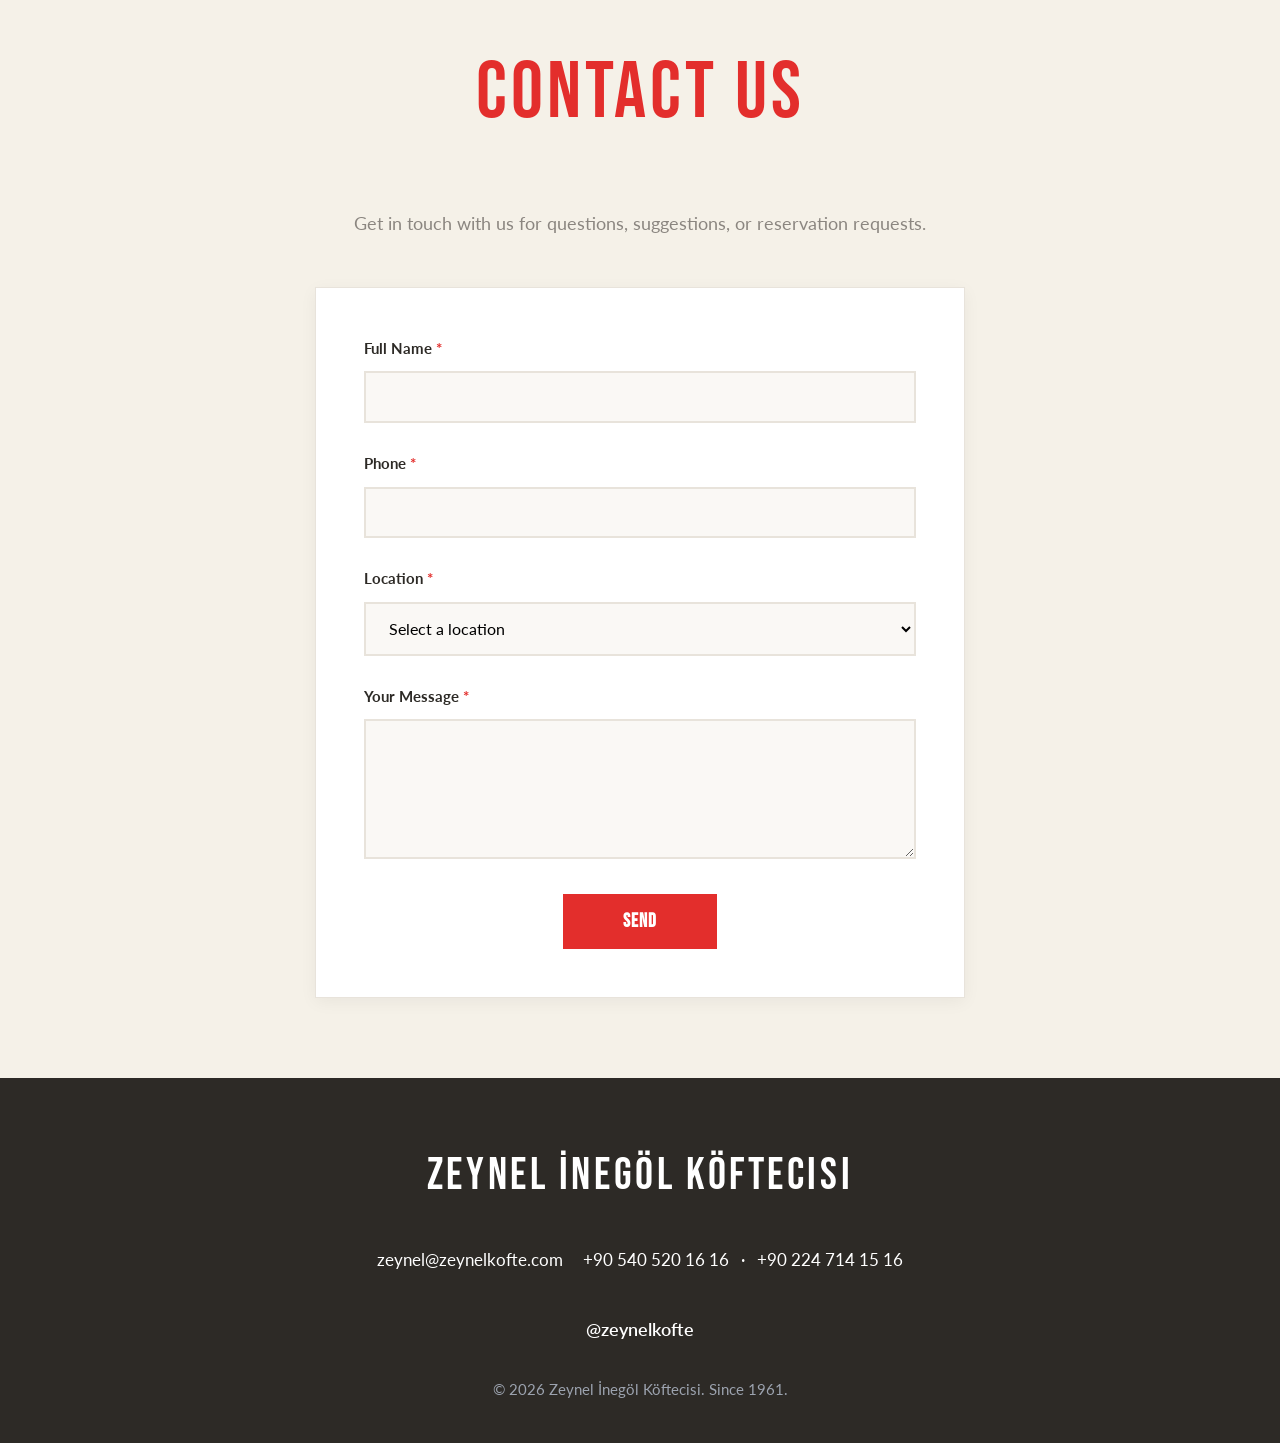
<file: en/index.html>
<!DOCTYPE html>
<html lang="en">
<head>
    <meta charset="UTF-8">
    <meta name="viewport" content="width=device-width, initial-scale=1.0">
    <title>Zeynel İnegöl Köftecisi | İnegöl Köfte in Bursa Since 1961</title>
    <meta name="description" content="Zeynel İnegöl Köftecisi - Since 1961, 3rd generation family restaurant. Two locations in Bursa: Kayhan Çarşı and Mobilium AVM.">
    <link rel="canonical" href="https://zeynelkofte.com/en/">
    <link rel="alternate" hreflang="tr" href="https://zeynelkofte.com/">
    <link rel="alternate" hreflang="en" href="https://zeynelkofte.com/en/">
    <link rel="alternate" hreflang="x-default" href="https://zeynelkofte.com/">
    
    <meta property="og:type" content="website">
    <meta property="og:url" content="https://zeynelkofte.com/en/">
    <meta property="og:title" content="Zeynel İnegöl Köftecisi | Since 1961">
    <meta property="og:description" content="Since 1961. 3rd generation family restaurant. Kayhan Çarşı and Mobilium AVM.">
    <meta property="og:image" content="https://zeynelkofte.com/img/og-image.jpg">

    <meta property="twitter:card" content="summary_large_image">
    <meta property="twitter:url" content="https://zeynelkofte.com/en/">
    <meta property="twitter:title" content="Zeynel İnegöl Köftecisi | Since 1961">
    <meta property="twitter:description" content="Since 1961. 3rd generation family restaurant.">
    <meta property="twitter:image" content="https://zeynelkofte.com/img/og-image.jpg">
    
    <link rel="preconnect" href="https://fonts.googleapis.com">
    <link rel="preconnect" href="https://fonts.gstatic.com" crossorigin>
    <link href="https://fonts.googleapis.com/css2?family=Bebas+Neue&family=Lato:wght@400;700;900&family=Fraunces:ital,wght@0,400;1,500&display=swap" rel="stylesheet">
    <link href="https://awards.infcdn.net/2024/badge-circledLeaves27.css" rel="stylesheet"/>
    <link rel="stylesheet" href="../css/styles.css">
    
    <script type="application/ld+json">
    {
        "@context": "https://schema.org",
        "@type": "Organization",
        "name": "Zeynel İnegöl Köftecisi",
        "url": "https://zeynelkofte.com",
        "logo": "https://zeynelkofte.com/img/zeynel-logo.jpg",
        "email": "zeynel@zeynelkofte.com",
        "foundingDate": "1961",
        "sameAs": [
            "https://www.instagram.com/zeynelkofte/"
        ],
        "description": "Since 1961, 3rd generation family restaurant"
    }
    </script>
    
    <script type="application/ld+json">
    {
        "@context": "https://schema.org",
        "@type": "WebSite",
        "name": "Zeynel İnegöl Köftecisi",
        "url": "https://zeynelkofte.com",
        "inLanguage": ["tr", "en"]
    }
    </script>
    
    <script type="application/ld+json">
    {
        "@context": "https://schema.org",
        "@type": "FAQPage",
        "mainEntity": [
            {
                "@type": "Question",
                "name": "What is İnegöl köftesi?",
                "acceptedAnswer": {
                    "@type": "Answer",
                    "text": "İnegöl köftesi is a regional Turkish meatball specialty from İnegöl district in Bursa, prepared with quality beef and special spices, cooked using traditional techniques with years of experience and craftsmanship."
                }
            },
            {
                "@type": "Question",
                "name": "Where are Zeynel İnegöl Köftecisi locations?",
                "acceptedAnswer": {
                    "@type": "Answer",
                    "text": "We have two locations: Kayhan Çarşı (Kayhan Cd. No:15, Osmangazi/Bursa) and Mobilium AVM (İnegöl Bursa Highway 6.km, Yeniceköy/İnegöl)."
                }
            },
            {
                "@type": "Question",
                "name": "What are the opening hours?",
                "acceptedAnswer": {
                    "@type": "Answer",
                    "text": "Kayhan Çarşı is open until 22:00. Mobilium AVM is open daily from 09:00 to 23:00."
                }
            },
            {
                "@type": "Question",
                "name": "Where can I see the menu?",
                "acceptedAnswer": {
                    "@type": "Answer",
                    "text": "You can view our Mobilium AVM menu at https://menucebimde.com/?menuid=0LKC7M. For Kayhan Çarşı, please call the branch for information."
                }
            },
            {
                "@type": "Question",
                "name": "How can I contact you?",
                "acceptedAnswer": {
                    "@type": "Answer",
                    "text": "Kayhan Çarşı: +90 540 520 16 16, Mobilium AVM: +90 224 714 15 16, Email: zeynel@zeynelkofte.com, Instagram: @zeynelkofte"
                }
            }
        ]
    }
    </script>
</head>
<body>
    <section class="hero">
        <img src="../img/zeynel-wordmark.jpg" alt="Zeynel İnegöl Köftecisi Logo" class="hero-logo" width="560" height="auto">
        <p class="hero-tagline">İnegöl Köfte Since 1961</p>
        <div class="hero-cta">
            <a href="#locations" class="cta-button">Our Locations</a>
            <a href="https://www.instagram.com/zeynelkofte/" class="cta-button" target="_blank" rel="noopener">Instagram</a>
            <a href="../" class="cta-button">Türkçe</a>
        </div>
    </section>
    
    <section class="tarihce">
        <div class="container">
            <h1 class="section-title">Our Story</h1>
            <div class="tarihce-content">
                <p>Zeynel İnegöl Köftecisi has been continuing the tradition of İnegöl köfte in Bursa since 1961. This culinary journey is now carried forward by the 3rd generation.</p>
                
                <p>The secret of İnegöl köfte lies in the careful preparation of quality beef and traditional cooking techniques. Each köfte prepared with years of experience and passion reflects our family's dedication to this craft.</p>
                
                <div class="quote-block">
                    <span style="font-style: italic;">"İşin sırrını soruyorlar, 'bir köfteye adanmış yaklaşık 50 yıl' diyoruz."</span>
                    <br><br>
                    <span style="font-style: normal; font-size: 0.95em; opacity: 0.9;">[Translation: "They ask about the secret – we say, 'about 50 years devoted to one köfte.'"]</span>
                    <span class="quote-author">— Zeynel Organ, 2006</span>
                </div>
                
                <p>Today we are proud to serve at two important locations in Bursa: Kayhan Çarşı and Mobilium AVM. At each location, we continue to serve you with the same quality, same flavor, and same hospitality.</p>
            </div>
        </div>
    </section>
    
    <section class="subeler" id="locations">
        <div class="container">
            <h2 class="section-title">Our Locations</h2>
            <div class="locations-grid">
                <article class="location-card">
                    <div class="location-header">
                        <h3 class="location-name">Kayhan Çarşı</h3>
                        <div class="location-rating">Osmangazi / Bursa</div>
                    </div>
                    <div class="location-body">
                        <iframe 
                            src="https://maps.google.com/maps?cid=8349024832851885580&hl=en&z=16&output=embed"
                            class="location-map"
                            loading="lazy"
                            title="Zeynel İnegöl Köftecisi Kayhan Çarşı Map"
                            referrerpolicy="no-referrer-when-downgrade">
                        </iframe>
                        <div class="location-info">
                            <strong>Address</strong>
                            <p>Kayhan Cd. No:15<br>Osmangazi/Bursa</p>
                        </div>
                        <div class="location-info">
                            <strong>Phone</strong>
                            <p><a href="tel:+905405201616">+90 540 520 16 16</a></p>
                        </div>
                        <div class="location-info">
                            <strong>Hours</strong>
                            <p>Open until 22:00</p>
                        </div>
                        <div class="location-actions">
                            <a href="tel:+905405201616" class="location-button">Call</a>
                            <a href="https://maps.google.com/maps?cid=8349024832851885580" class="location-button" target="_blank" rel="noopener">Directions</a>
                        </div>
                    </div>
                </article>
                
                <article class="location-card">
                    <div class="location-header">
                        <h3 class="location-name">Mobilium AVM</h3>
                        <div class="location-rating">İnegöl / Bursa</div>
                    </div>
                    <div class="location-body">
                        <iframe 
                            src="https://maps.google.com/maps?cid=7203630470763155951&hl=en&z=16&output=embed"
                            class="location-map"
                            loading="lazy"
                            title="Zeynel İnegöl Köftecisi Mobilium AVM Map"
                            referrerpolicy="no-referrer-when-downgrade">
                        </iframe>
                        <div class="location-info">
                            <strong>Address</strong>
                            <p>İnegöl Bursa Highway 6.km<br>Yeniceköy, Mobilium AVM</p>
                        </div>
                        <div class="location-info">
                            <strong>Phone</strong>
                            <p><a href="tel:+902247141516">+90 224 714 15 16</a></p>
                        </div>
                        <div class="location-info">
                            <strong>Hours</strong>
                            <p>Daily 09:00 – 23:00</p>
                        </div>
                        <div class="location-actions">
                            <a href="tel:+902247141516" class="location-button">Call</a>
                            <a href="https://maps.google.com/maps?cid=7203630470763155951" class="location-button" target="_blank" rel="noopener">Directions</a>
                            <a href="https://menucebimde.com/?menuid=0LKC7M" class="location-button" target="_blank" rel="noopener">Menu</a>
                        </div>
                    </div>
                </article>
            </div>
        </div>
    </section>
    
    <section class="galeri">
        <div class="container">
            <h2 class="section-title">Gallery</h2>
            <div class="gallery-grid">
                <div class="gallery-item">
                    <img src="../img/gallery-01.jpg" alt="Zeynel İnegöl Köftecisi meal presentation" loading="lazy" width="800" height="640">
                </div>
                <div class="gallery-item">
                    <img src="../img/gallery-02.jpg" alt="İnegöl köfte plate" loading="lazy" width="640" height="800">
                </div>
                <div class="gallery-item">
                    <img src="../img/gallery-03.jpg" alt="Zeynel köfte flavor" loading="lazy" width="640" height="800">
                </div>
                <div class="gallery-item">
                    <img src="../img/gallery-04.jpg" alt="Köfte presentation" loading="lazy" width="800" height="533">
                </div>
                <div class="gallery-item">
                    <img src="../img/gallery-05.jpg" alt="Restaurant interior" loading="lazy" width="800" height="800">
                </div>
                <div class="gallery-item">
                    <img src="../img/gallery-06.jpg" alt="Zeynel İnegöl traditional cooking" loading="lazy" width="800" height="800">
                </div>
                <div class="gallery-item">
                    <img src="../img/gallery-07.jpg" alt="Flavor detail" loading="lazy" width="1600" height="686">
                </div>
                <div class="gallery-item">
                    <img src="../img/gallery-08.jpg" alt="Bursa köfte tradition" loading="lazy" width="800" height="600">
                </div>
                <div class="gallery-item">
                    <img src="../img/gallery-09.jpg" alt="İnegöl köfte restaurant atmosphere" loading="lazy" width="800" height="600">
                </div>
            </div>
        </div>
    </section>
    
    <section class="faq">
        <div class="container">
            <h2 class="section-title">Frequently Asked Questions</h2>
            <div class="faq-list">
                <div class="faq-item">
                    <h3 class="faq-question">What is İnegöl köftesi?</h3>
                    <p class="faq-answer">İnegöl köftesi is a regional Turkish meatball specialty from İnegöl district in Bursa, prepared with quality beef and special spices, cooked using traditional techniques with years of experience and craftsmanship.</p>
                </div>
                
                <div class="faq-item">
                    <h3 class="faq-question">Where are Zeynel İnegöl Köftecisi locations?</h3>
                    <p class="faq-answer">We have two locations: Kayhan Çarşı (Kayhan Cd. No:15, Osmangazi/Bursa) and Mobilium AVM (İnegöl Bursa Highway 6.km, Yeniceköy/İnegöl).</p>
                </div>
                
                <div class="faq-item">
                    <h3 class="faq-question">What are the opening hours?</h3>
                    <p class="faq-answer">Kayhan Çarşı is open until 22:00. Mobilium AVM is open daily from 09:00 to 23:00.</p>
                </div>
                
                <div class="faq-item">
                    <h3 class="faq-question">Where can I see the menu?</h3>
                    <p class="faq-answer">You can view our Mobilium AVM menu <a href="https://menucebimde.com/?menuid=0LKC7M" target="_blank" rel="noopener">here</a>. For Kayhan Çarşı, please call the branch for information.</p>
                </div>
                
                <div class="faq-item">
                    <h3 class="faq-question">How can I contact you?</h3>
                    <p class="faq-answer">Kayhan Çarşı: <a href="tel:+905405201616">+90 540 520 16 16</a>, Mobilium AVM: <a href="tel:+902247141516">+90 224 714 15 16</a>, Email: <a href="mailto:zeynel@zeynelkofte.com">zeynel@zeynelkofte.com</a>, Instagram: <a href="https://www.instagram.com/zeynelkofte/" target="_blank" rel="noopener">@zeynelkofte</a></p>
                </div>
            </div>
        </div>
    </section>
    
    <section class="instagram">
        <div class="container">
            <h2 class="section-title">Instagram</h2>
            <p class="instagram-intro">
                Follow us on Instagram: <a href="https://www.instagram.com/zeynelkofte/" class="instagram-handle" target="_blank" rel="noopener">@zeynelkofte</a>
            </p>
            <div class="instagram-grid">
                <blockquote class="instagram-media" data-instgrm-permalink="https://www.instagram.com/reel/Db6Vw2Zufcr/" data-instgrm-version="14"></blockquote>
                <blockquote class="instagram-media" data-instgrm-permalink="https://www.instagram.com/reel/DbbKKFys5Vf/" data-instgrm-version="14"></blockquote>
                <blockquote class="instagram-media" data-instgrm-permalink="https://www.instagram.com/reel/DbOVmc_Mzgk/" data-instgrm-version="14"></blockquote>
            </div>
        </div>
    </section>
    
    <section class="contact">
        <div class="container">
            <h2 class="section-title">Contact Us</h2>
            <p class="contact-intro">
                Get in touch with us for questions, suggestions, or reservation requests.
            </p>
            <form class="contact-form" action="https://formsubmit.co/zeynel@zeynelkofte.com" method="POST">
                <input type="hidden" name="_subject" value="zeynelkofte.com contact - English">
                <input type="hidden" name="_template" value="table">
                <input type="hidden" name="_captcha" value="false">
                
                <div class="form-group">
                    <label for="name">Full Name <span>*</span></label>
                    <input type="text" id="name" name="name" required>
                </div>
                
                <div class="form-group">
                    <label for="phone">Phone <span>*</span></label>
                    <input type="tel" id="phone" name="phone" required>
                </div>
                
                <div class="form-group">
                    <label for="branch">Location <span>*</span></label>
                    <select id="branch" name="branch" required>
                        <option value="">Select a location</option>
                        <option value="Kayhan Çarşı">Kayhan Çarşı</option>
                        <option value="Mobilium AVM">Mobilium AVM</option>
                    </select>
                </div>
                
                <div class="form-group">
                    <label for="message">Your Message <span>*</span></label>
                    <textarea id="message" name="message" required></textarea>
                </div>
                
                <div class="form-submit">
                    <button type="submit" class="btn-submit">Send</button>
                </div>
            </form>
        </div>
    </section>
    
    <footer class="footer">
        <div class="container">
            <h2 class="footer-logo-text">Zeynel İnegöl Köftecisi</h2>
            <div class="footer-contact">
                <a href="mailto:zeynel@zeynelkofte.com">zeynel@zeynelkofte.com</a>
                <a href="tel:+905405201616">+90 540 520 16 16</a> · 
                <a href="tel:+902247141516">+90 224 714 15 16</a>
            </div>
            <div class="footer-social">
                <a href="https://www.instagram.com/zeynelkofte/" target="_blank" rel="noopener">@zeynelkofte</a>
            </div>
            <p class="footer-text">&copy; 2026 Zeynel İnegöl Köftecisi. Since 1961.</p>
        </div>
    </footer>
    
    <script async src="https://www.instagram.com/embed.js"></script>
</body>
</html>
</file>
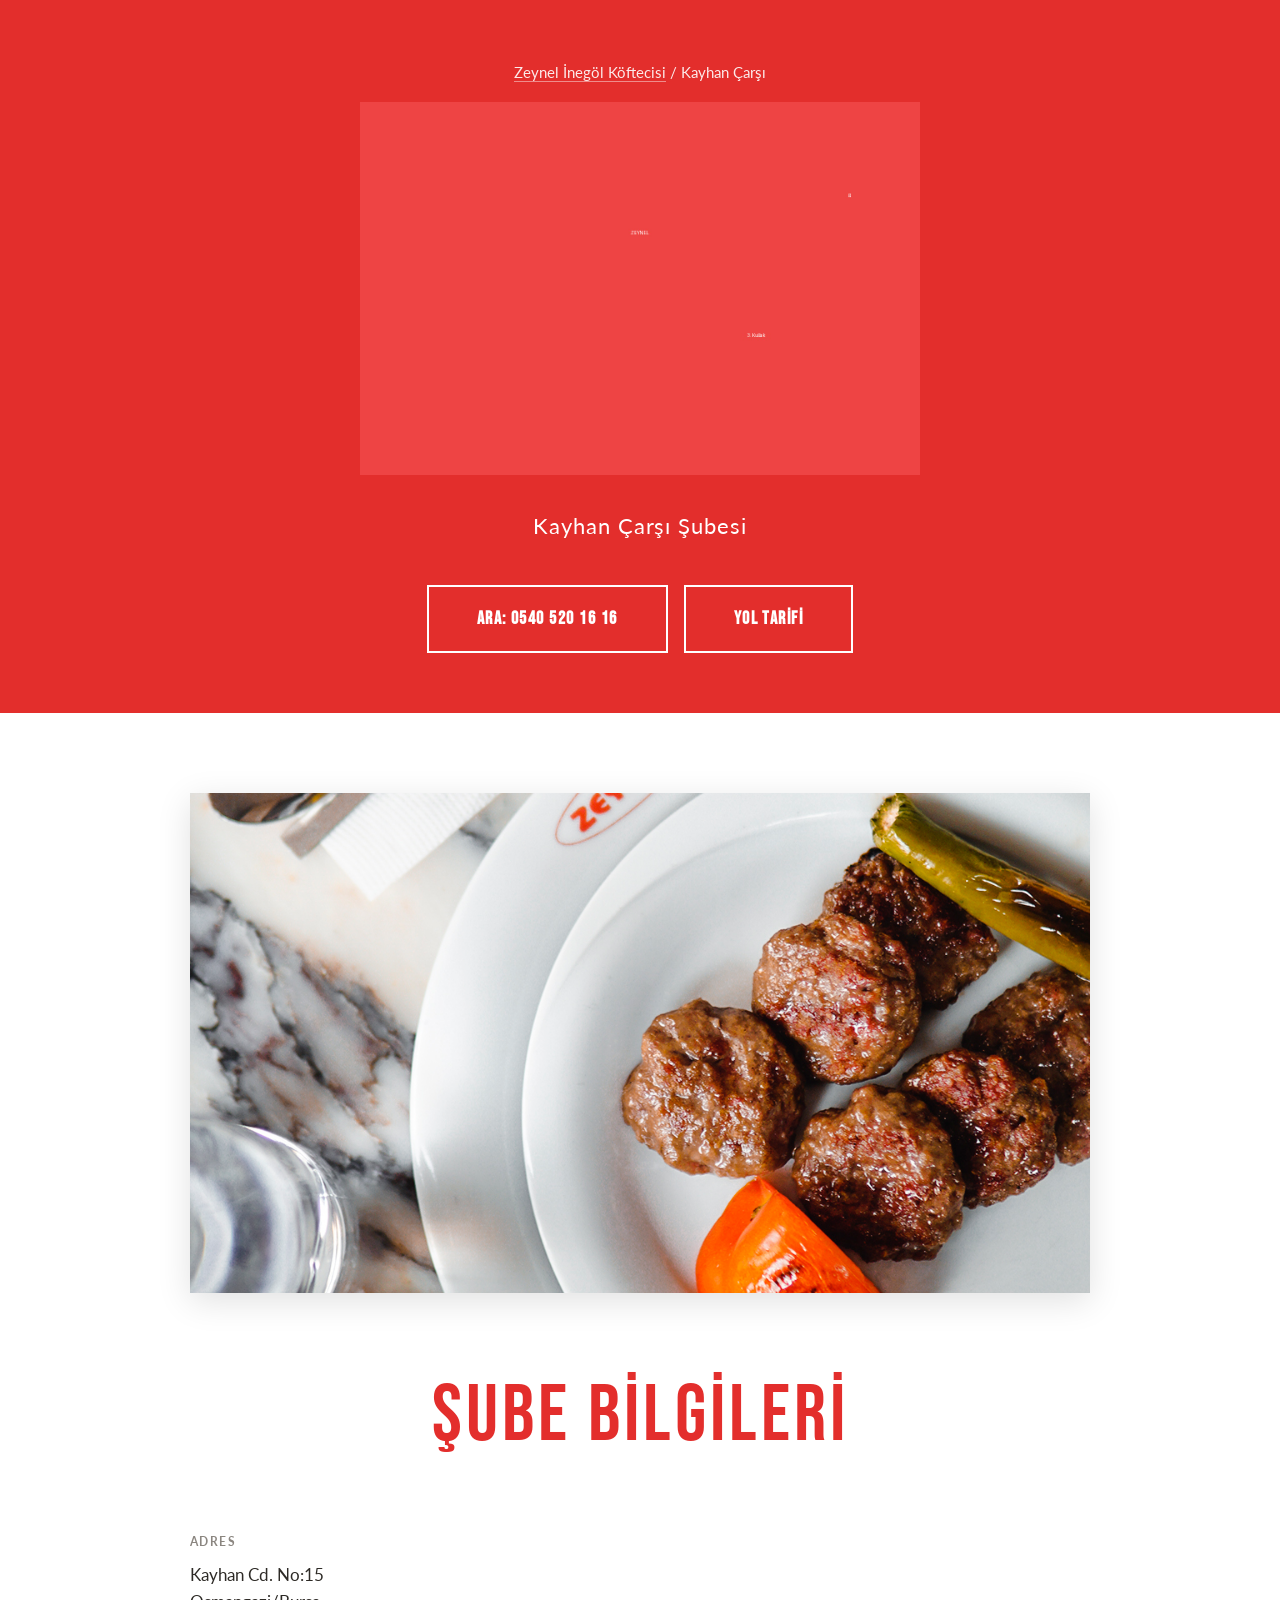
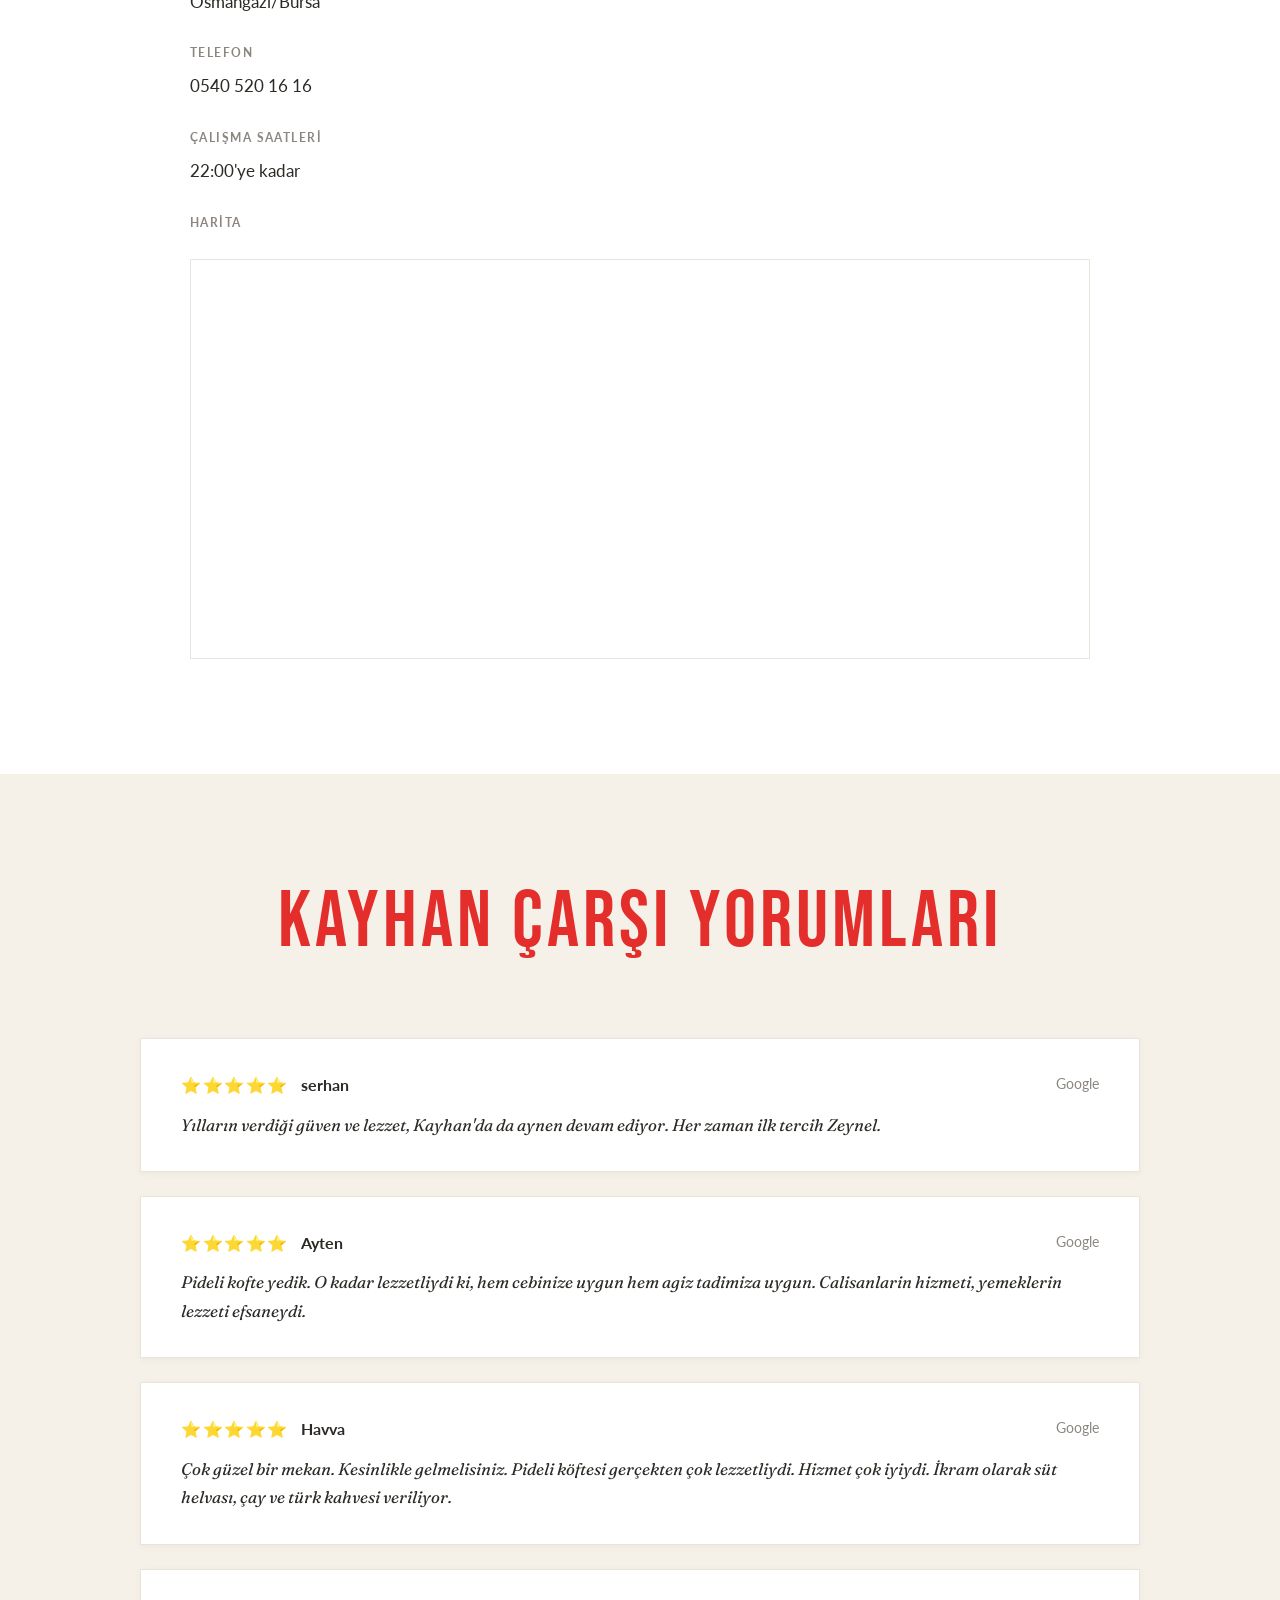
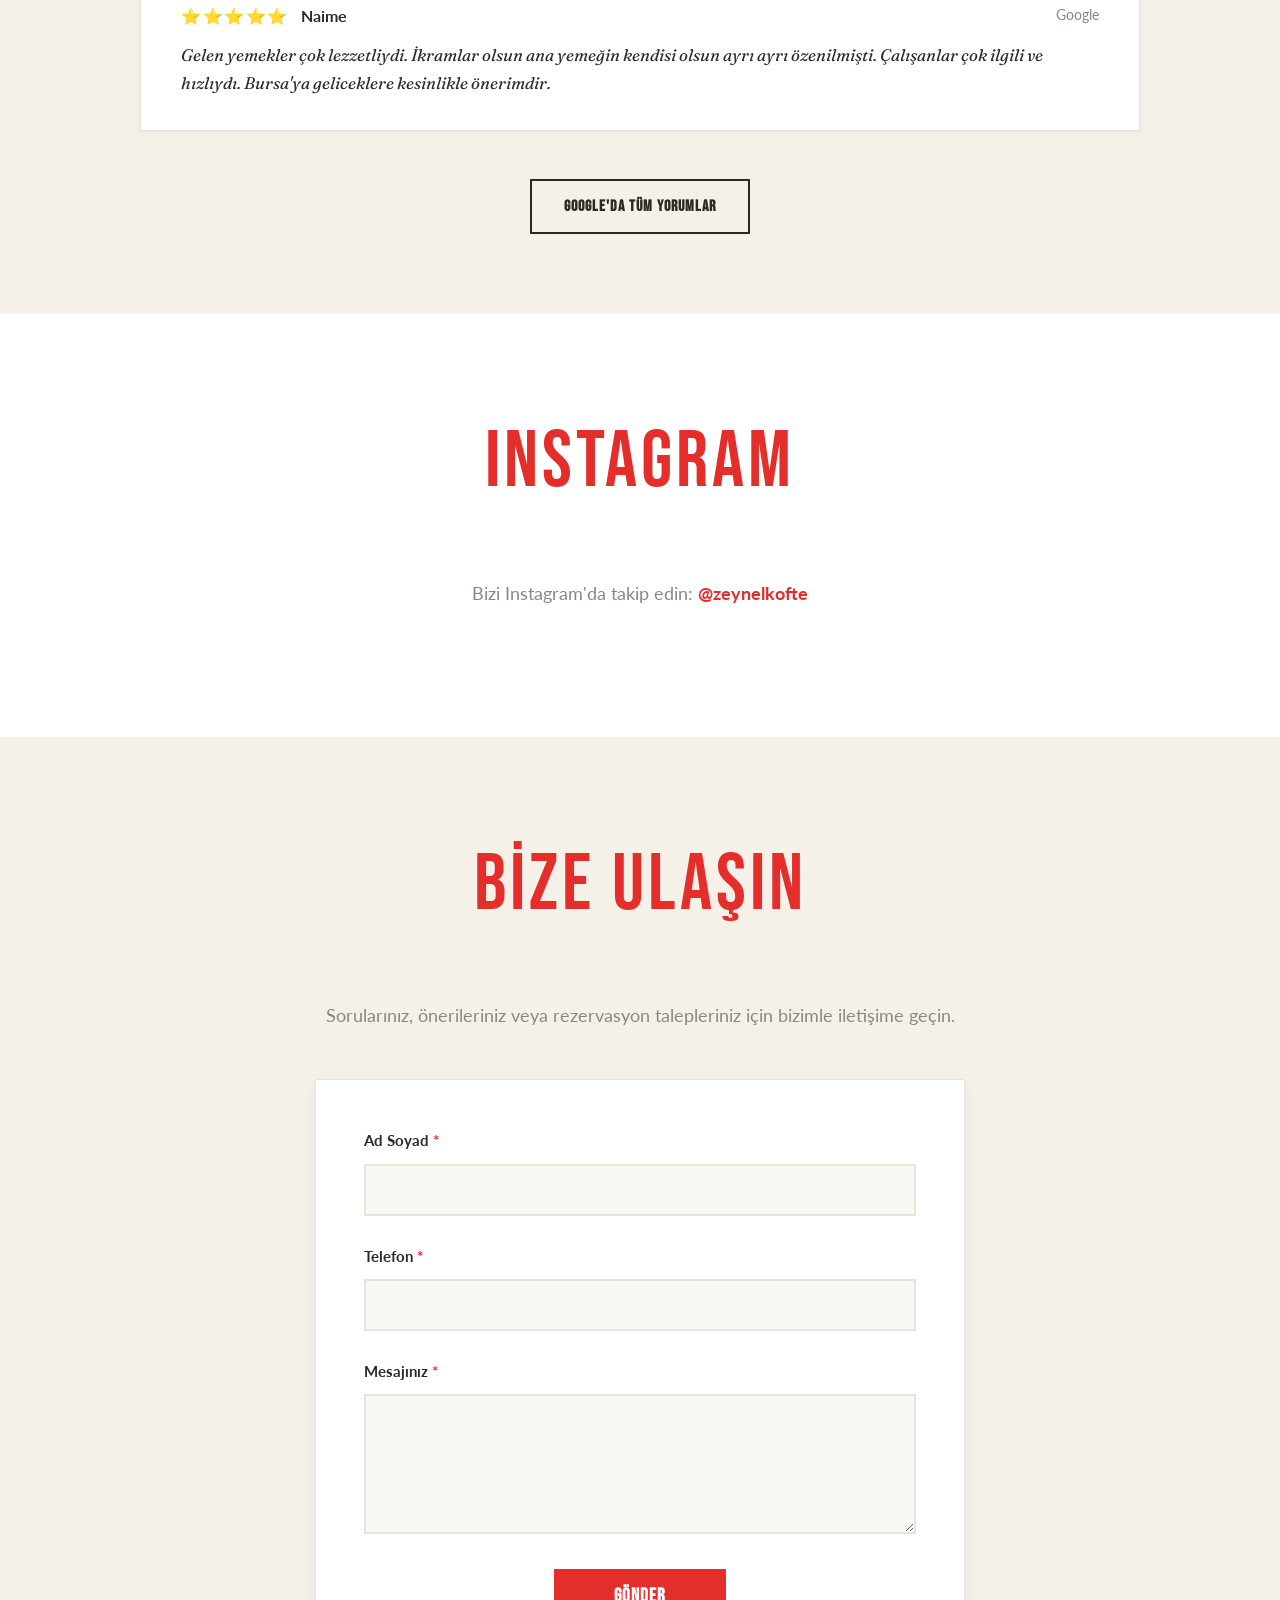
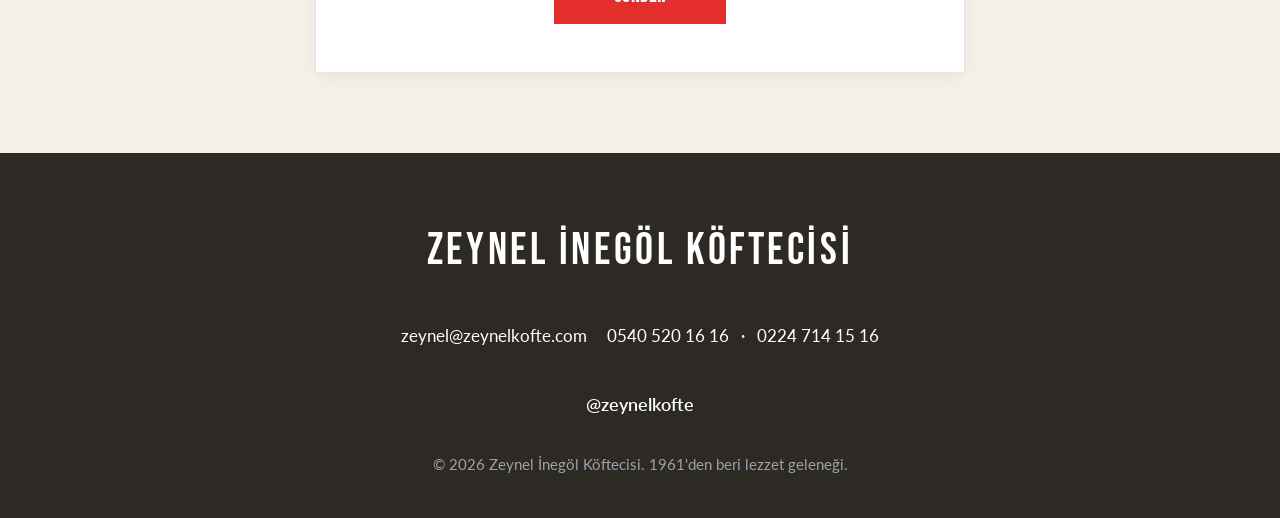
<file: kayhan/index.html>
<!DOCTYPE html>
<html lang="tr">
<head>
    <meta charset="UTF-8">
    <meta name="viewport" content="width=device-width, initial-scale=1.0">
    <title>Kayhan Çarşı Şubesi | Zeynel İnegöl Köftecisi</title>
    <meta name="description" content="Zeynel İnegöl Köftecisi Kayhan Çarşı şubesi. Kayhan Cd. No:15, Osmangazi/Bursa. Tel: 0540 520 16 16. 22:00'ye kadar açık.">
    <link rel="canonical" href="https://zeynelkofte.com/kayhan/">
    <link rel="alternate" hreflang="tr" href="https://zeynelkofte.com/kayhan/">
    <link rel="alternate" hreflang="en" href="https://zeynelkofte.com/en/">
    <link rel="alternate" hreflang="x-default" href="https://zeynelkofte.com/kayhan/">
    
    <meta property="og:type" content="restaurant">
    <meta property="og:url" content="https://zeynelkofte.com/kayhan/">
    <meta property="og:title" content="Kayhan Çarşı Şubesi | Zeynel İnegöl Köftecisi">
    <meta property="og:description" content="Kayhan Çarşı'da İnegöl köftesi. Kayhan Cd. No:15, Osmangazi/Bursa.">
    <meta property="og:image" content="https://zeynelkofte.com/img/og-image.jpg">

    <meta property="twitter:card" content="summary_large_image">
    <meta property="twitter:url" content="https://zeynelkofte.com/kayhan/">
    <meta property="twitter:title" content="Kayhan Çarşı Şubesi | Zeynel İnegöl Köftecisi">
    <meta property="twitter:description" content="Kayhan Çarşı'da İnegöl köftesi.">
    <meta property="twitter:image" content="https://zeynelkofte.com/img/og-image.jpg">
    
    <link rel="preconnect" href="https://fonts.googleapis.com">
    <link rel="preconnect" href="https://fonts.gstatic.com" crossorigin>
    <link href="https://fonts.googleapis.com/css2?family=Bebas+Neue&family=Lato:wght@400;700;900&family=Fraunces:ital,wght@0,400;1,500&display=swap" rel="stylesheet">
    <link rel="stylesheet" href="../css/styles.css">
    
    <script type="application/ld+json">
    {
        "@context": "https://schema.org",
        "@type": "Restaurant",
        "name": "Zeynel İnegöl Köftecisi - Kayhan Çarşı",
        "image": "https://zeynelkofte.com/img/og-image.jpg",
        "telephone": "+905405201616",
        "email": "zeynel@zeynelkofte.com",
        "address": {
            "@type": "PostalAddress",
            "streetAddress": "Kayhan Cd. No:15",
            "addressLocality": "Osmangazi",
            "addressRegion": "Bursa",
            "addressCountry": "TR"
        },
        "hasMap": "https://maps.google.com/maps?cid=8349024832851885580",
        "url": "https://zeynelkofte.com/kayhan/",
        "servesCuisine": ["Turkish", "İnegöl köftesi"],
        "parentOrganization": {
            "@type": "Organization",
            "name": "Zeynel İnegöl Köftecisi",
            "url": "https://zeynelkofte.com"
        },
        "sameAs": [
            "https://www.instagram.com/zeynelkofte/",
            "https://maps.google.com/maps?cid=8349024832851885580"
        ]
    }
    </script>
    
    <script type="application/ld+json">
    {
        "@context": "https://schema.org",
        "@type": "BreadcrumbList",
        "itemListElement": [
            {
                "@type": "ListItem",
                "position": 1,
                "name": "Ana Sayfa",
                "item": "https://zeynelkofte.com/"
            },
            {
                "@type": "ListItem",
                "position": 2,
                "name": "Kayhan Çarşı",
                "item": "https://zeynelkofte.com/kayhan/"
            }
        ]
    }
    </script>
</head>
<body>
    <section class="hero hero-branch">
        <p class="hero-breadcrumb"><a href="../">Zeynel İnegöl Köftecisi</a> / Kayhan Çarşı</p>
        <img src="../img/zeynel-wordmark.jpg" alt="Zeynel İnegöl Köftecisi Logo" class="hero-logo" width="560" height="auto">
        <h1 class="hero-tagline">Kayhan Çarşı Şubesi</h1>
        <div class="hero-cta">
            <a href="tel:+905405201616" class="cta-button">Ara: 0540 520 16 16</a>
            <a href="https://maps.google.com/maps?cid=8349024832851885580" class="cta-button" target="_blank" rel="noopener">Yol Tarifi</a>
        </div>
    </section>
    
    <section class="branch-details">
        <div class="branch-main">
            <img src="../img/gallery-01.jpg" alt="Zeynel İnegöl Köftecisi Kayhan Çarşı" class="branch-hero-image" width="900" height="auto" loading="lazy">
            
            <h2 class="section-title">Şube Bilgileri</h2>
            
            <div class="location-info">
                <strong>Adres</strong>
                <p>Kayhan Cd. No:15<br>Osmangazi/Bursa</p>
            </div>
            
            <div class="location-info">
                <strong>Telefon</strong>
                <p><a href="tel:+905405201616">0540 520 16 16</a></p>
            </div>
            
            <div class="location-info">
                <strong>Çalışma Saatleri</strong>
                <p>22:00'ye kadar</p>
            </div>
            
            <div class="location-info">
                <strong>Harita</strong>
                <iframe 
                    src="https://maps.google.com/maps?cid=8349024832851885580&hl=tr&z=16&output=embed"
                    style="width: 100%; height: 400px; border: 1px solid var(--border-subtle); margin-top: 1rem;"
                    loading="lazy"
                    title="Zeynel İnegöl Köftecisi Kayhan Çarşı Harita"
                    referrerpolicy="no-referrer-when-downgrade">
                </iframe>
            </div>
        </div>
    </section>
    
    <section class="yorumlar">
        <div class="container">
            <h2 class="section-title">Kayhan Çarşı Yorumları</h2>
            <div class="reviews-container">
                <div class="review-strip">
                    <div class="review-header">
                        <span class="review-stars">⭐⭐⭐⭐⭐</span>
                        <span class="review-author">serhan</span>
                        <span class="review-source">Google</span>
                    </div>
                    <p class="review-text">Yılların verdiği güven ve lezzet, Kayhan'da da aynen devam ediyor. Her zaman ilk tercih Zeynel.</p>
                </div>
                
                <div class="review-strip">
                    <div class="review-header">
                        <span class="review-stars">⭐⭐⭐⭐⭐</span>
                        <span class="review-author">Ayten</span>
                        <span class="review-source">Google</span>
                    </div>
                    <p class="review-text">Pideli kofte yedik. O kadar lezzetliydi ki, hem cebinize uygun hem agiz tadimiza uygun. Calisanlarin hizmeti, yemeklerin lezzeti efsaneydi.</p>
                </div>
                
                <div class="review-strip">
                    <div class="review-header">
                        <span class="review-stars">⭐⭐⭐⭐⭐</span>
                        <span class="review-author">Havva</span>
                        <span class="review-source">Google</span>
                    </div>
                    <p class="review-text">Çok güzel bir mekan. Kesinlikle gelmelisiniz. Pideli köftesi gerçekten çok lezzetliydi. Hizmet çok iyiydi. İkram olarak süt helvası, çay ve türk kahvesi veriliyor.</p>
                </div>
                
                <div class="review-strip">
                    <div class="review-header">
                        <span class="review-stars">⭐⭐⭐⭐⭐</span>
                        <span class="review-author">Naime</span>
                        <span class="review-source">Google</span>
                    </div>
                    <p class="review-text">Gelen yemekler çok lezzetliydi. İkramlar olsun ana yemeğin kendisi olsun ayrı ayrı özenilmişti. Çalışanlar çok ilgili ve hızlıydı. Bursa'ya geliceklere kesinlikle önerimdir.</p>
                </div>
            </div>
            
            <div class="reviews-footer">
                <div class="review-links">
                    <a href="https://maps.google.com/maps?cid=8349024832851885580" class="review-link" target="_blank" rel="noopener">Google'da Tüm Yorumlar</a>
                </div>
            </div>
        </div>
    </section>
    
    <section class="instagram">
        <div class="container">
            <h2 class="section-title">Instagram</h2>
            <p class="instagram-intro">
                Bizi Instagram'da takip edin: <a href="https://www.instagram.com/zeynelkofte/" class="instagram-handle" target="_blank" rel="noopener">@zeynelkofte</a>
            </p>
            <div class="instagram-grid">
                <blockquote class="instagram-media" data-instgrm-permalink="https://www.instagram.com/reel/Db6Vw2Zufcr/" data-instgrm-version="14"></blockquote>
                <blockquote class="instagram-media" data-instgrm-permalink="https://www.instagram.com/reel/DbbKKFys5Vf/" data-instgrm-version="14"></blockquote>
                <blockquote class="instagram-media" data-instgrm-permalink="https://www.instagram.com/reel/DbOVmc_Mzgk/" data-instgrm-version="14"></blockquote>
            </div>
        </div>
    </section>
    
    <section class="contact">
        <div class="container">
            <h2 class="section-title">Bize Ulaşın</h2>
            <p class="contact-intro">
                Sorularınız, önerileriniz veya rezervasyon talepleriniz için bizimle iletişime geçin.
            </p>
            <form class="contact-form" action="https://formsubmit.co/zeynel@zeynelkofte.com" method="POST">
                <input type="hidden" name="_subject" value="zeynelkofte.com iletişim - Kayhan Çarşı">
                <input type="hidden" name="_template" value="table">
                <input type="hidden" name="_captcha" value="false">
                <input type="hidden" name="branch" value="Kayhan Çarşı">
                
                <div class="form-group">
                    <label for="name">Ad Soyad <span>*</span></label>
                    <input type="text" id="name" name="name" required>
                </div>
                
                <div class="form-group">
                    <label for="phone">Telefon <span>*</span></label>
                    <input type="tel" id="phone" name="phone" required>
                </div>
                
                <div class="form-group">
                    <label for="message">Mesajınız <span>*</span></label>
                    <textarea id="message" name="message" required></textarea>
                </div>
                
                <div class="form-submit">
                    <button type="submit" class="btn-submit">Gönder</button>
                </div>
            </form>
        </div>
    </section>
    
    <div class="mobile-bottom-bar">
        <div class="mobile-bottom-bar-content">
            <a href="tel:+905405201616" class="mobile-bar-button">Ara</a>
            <a href="https://maps.google.com/maps?cid=8349024832851885580" class="mobile-bar-button" target="_blank" rel="noopener">Yol Tarifi</a>
        </div>
    </div>
    
    <footer class="footer">
        <div class="container">
            <h2 class="footer-logo-text">Zeynel İnegöl Köftecisi</h2>
            <div class="footer-contact">
                <a href="mailto:zeynel@zeynelkofte.com">zeynel@zeynelkofte.com</a>
                <a href="tel:+905405201616">0540 520 16 16</a> · 
                <a href="tel:+902247141516">0224 714 15 16</a>
            </div>
            <div class="footer-social">
                <a href="https://www.instagram.com/zeynelkofte/" target="_blank" rel="noopener">@zeynelkofte</a>
            </div>
            <p class="footer-text">&copy; 2026 Zeynel İnegöl Köftecisi. 1961'den beri lezzet geleneği.</p>
        </div>
    </footer>
    
    <script async src="https://www.instagram.com/embed.js"></script>
</body>
</html>
</file>
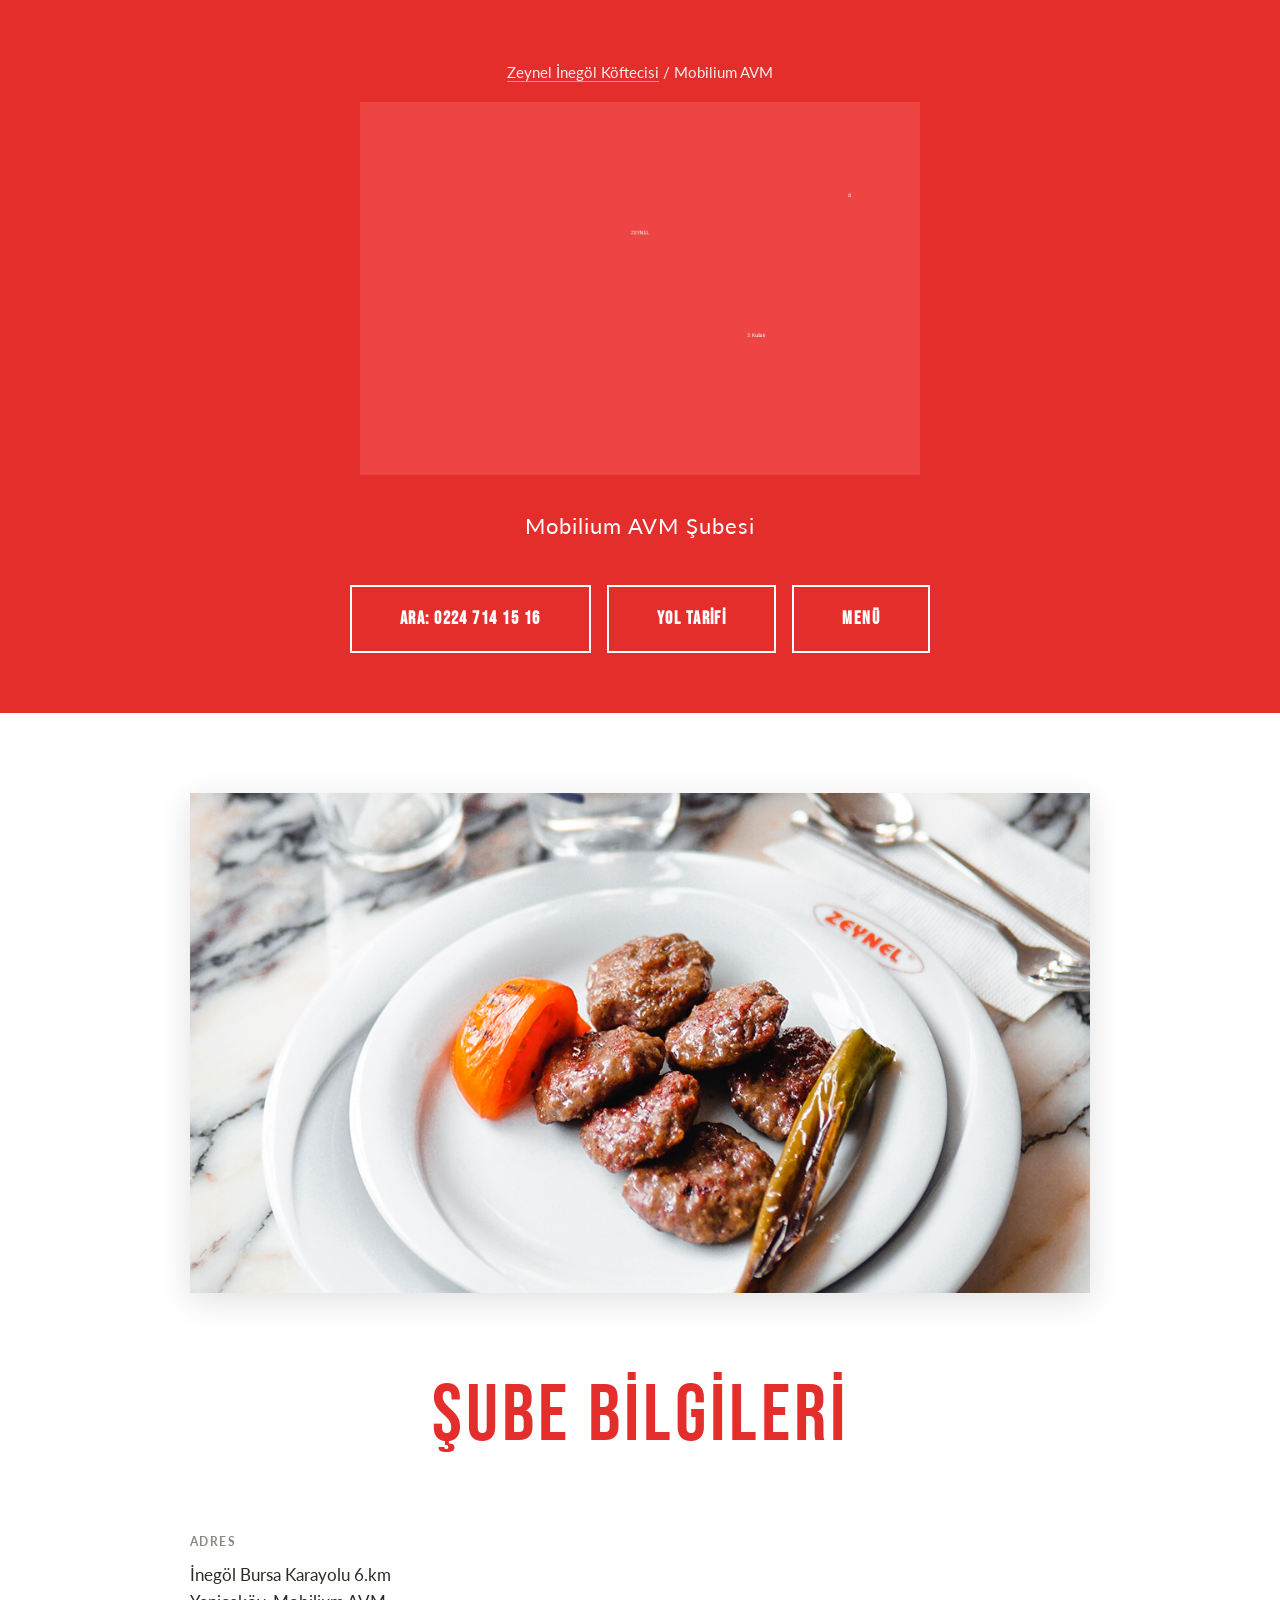
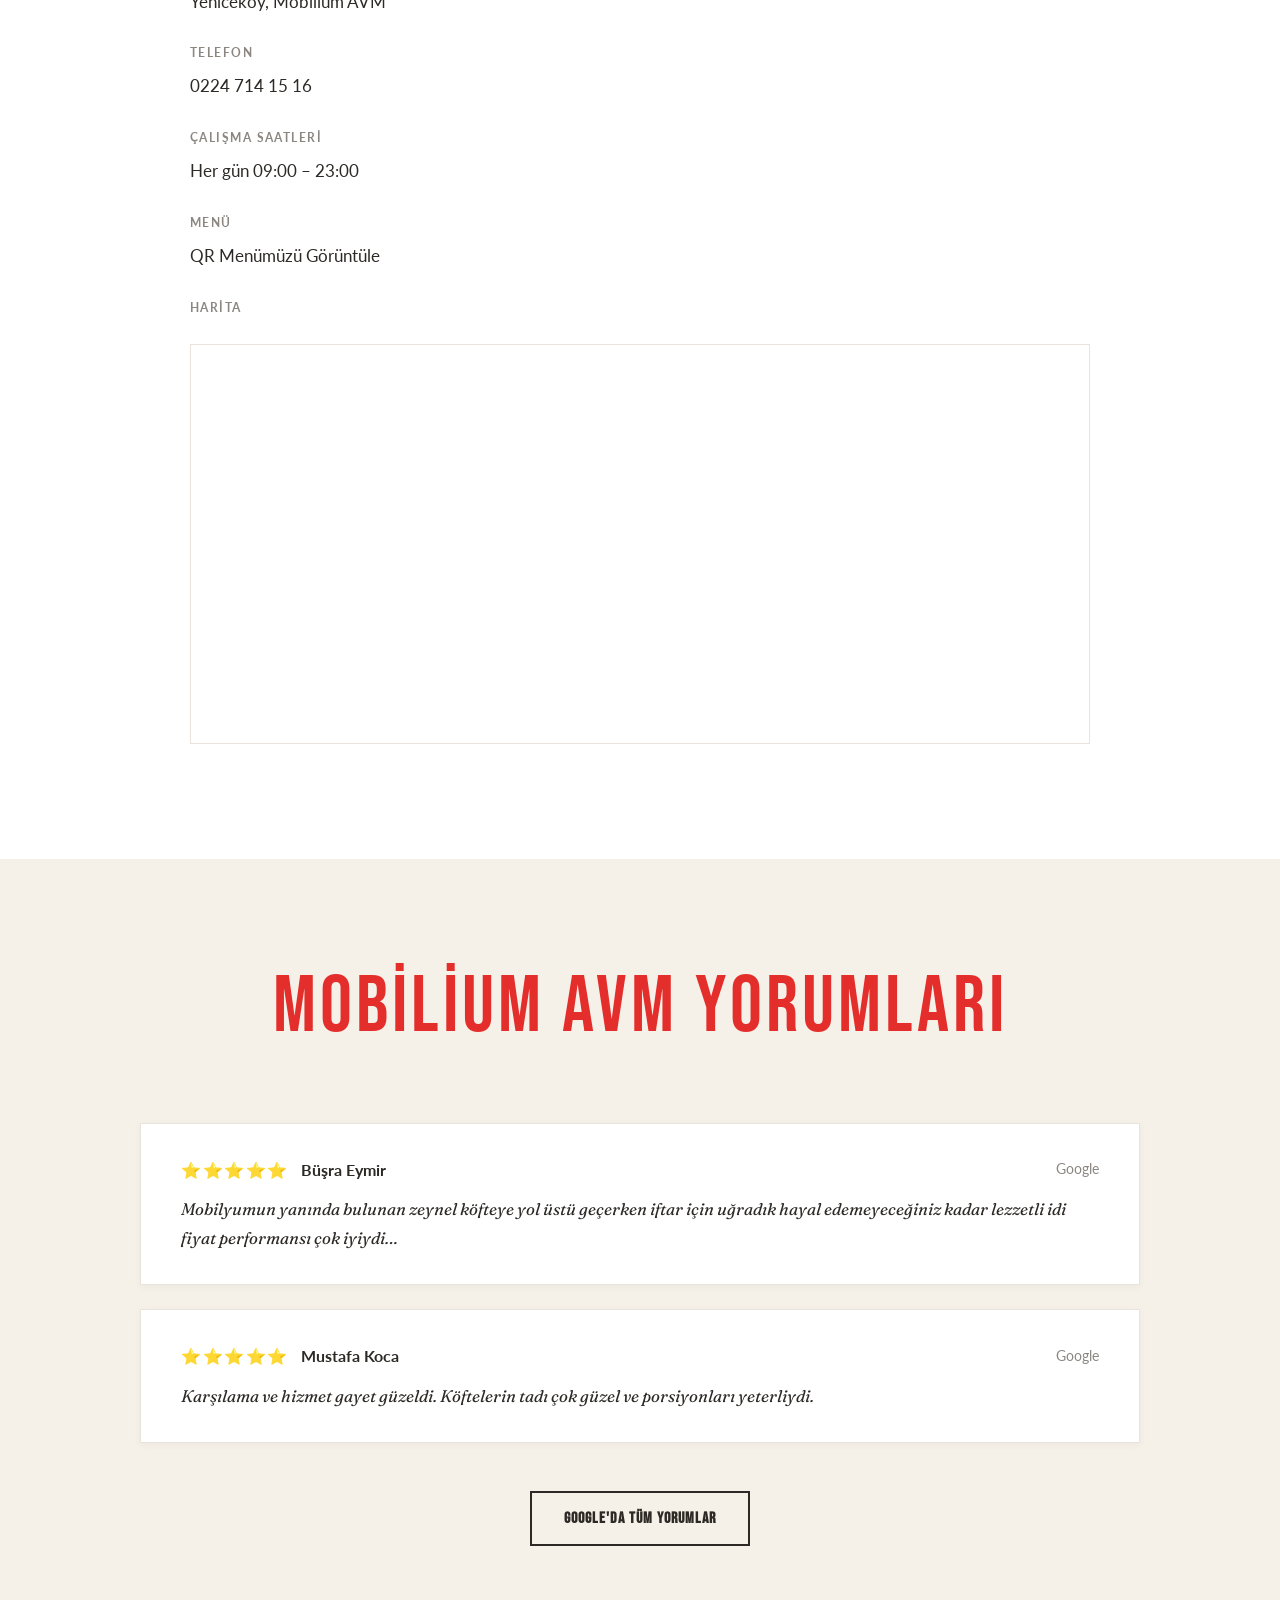
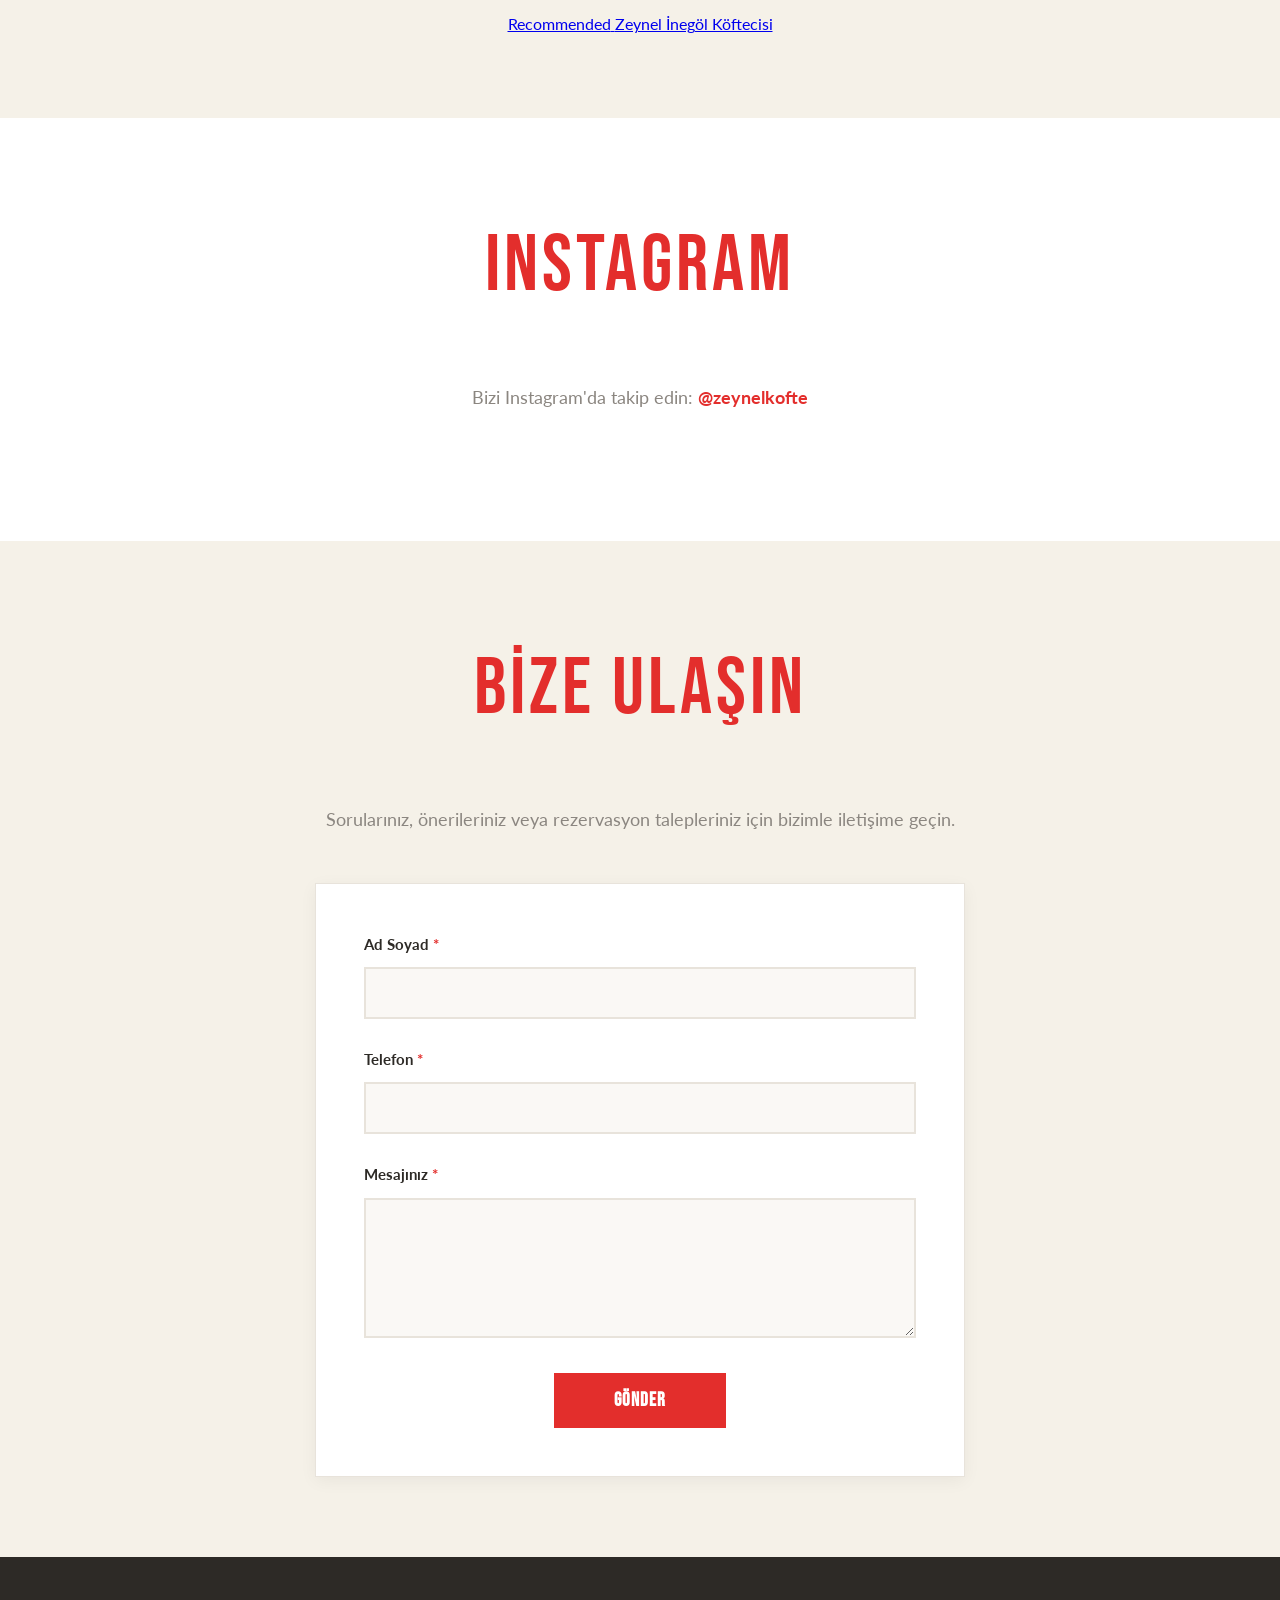
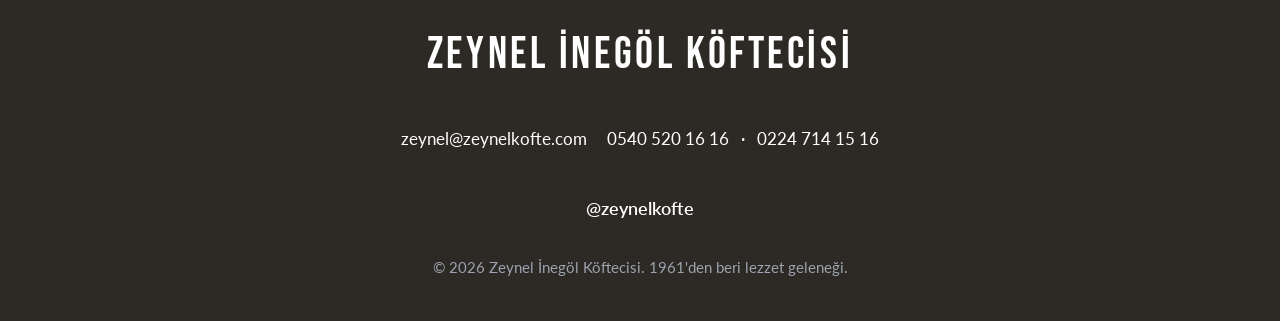
<file: mobilium/index.html>
<!DOCTYPE html>
<html lang="tr">
<head>
    <meta charset="UTF-8">
    <meta name="viewport" content="width=device-width, initial-scale=1.0">
    <title>Mobilium AVM Şubesi | Zeynel İnegöl Köftecisi</title>
    <meta name="description" content="Zeynel İnegöl Köftecisi Mobilium AVM şubesi. İnegöl Bursa Karayolu 6.km, Yeniceköy. Tel: 0224 714 15 16. Açılış: 09:00-23:00. QR Menü mevcut.">
    <link rel="canonical" href="https://zeynelkofte.com/mobilium/">
    <link rel="alternate" hreflang="tr" href="https://zeynelkofte.com/mobilium/">
    <link rel="alternate" hreflang="en" href="https://zeynelkofte.com/en/">
    <link rel="alternate" hreflang="x-default" href="https://zeynelkofte.com/mobilium/">
    
    <meta property="og:type" content="restaurant">
    <meta property="og:url" content="https://zeynelkofte.com/mobilium/">
    <meta property="og:title" content="Mobilium AVM Şubesi | Zeynel İnegöl Köftecisi">
    <meta property="og:description" content="Mobilium AVM'de İnegöl köftesi. İnegöl Bursa Karayolu 6.km, Yeniceköy.">
    <meta property="og:image" content="https://zeynelkofte.com/img/og-image.jpg">

    <meta property="twitter:card" content="summary_large_image">
    <meta property="twitter:url" content="https://zeynelkofte.com/mobilium/">
    <meta property="twitter:title" content="Mobilium AVM Şubesi | Zeynel İnegöl Köftecisi">
    <meta property="twitter:description" content="Mobilium AVM'de İnegöl köftesi.">
    <meta property="twitter:image" content="https://zeynelkofte.com/img/og-image.jpg">
    
    <link rel="preconnect" href="https://fonts.googleapis.com">
    <link rel="preconnect" href="https://fonts.gstatic.com" crossorigin>
    <link href="https://fonts.googleapis.com/css2?family=Bebas+Neue&family=Lato:wght@400;700;900&family=Fraunces:ital,wght@0,400;1,500&display=swap" rel="stylesheet">
    <link href="https://awards.infcdn.net/2024/badge-circledLeaves27.css" rel="stylesheet"/>
    <link rel="stylesheet" href="../css/styles.css">
    
    <script type="application/ld+json">
    {
        "@context": "https://schema.org",
        "@type": "Restaurant",
        "name": "Zeynel İnegöl Köftecisi - Mobilium AVM",
        "image": "https://zeynelkofte.com/img/og-image.jpg",
        "telephone": "+902247141516",
        "email": "zeynel@zeynelkofte.com",
        "address": {
            "@type": "PostalAddress",
            "streetAddress": "İnegöl Bursa Karayolu 6.km, Mobilya Cad. 36/1",
            "addressLocality": "Yeniceköy",
            "addressRegion": "İnegöl, Bursa",
            "addressCountry": "TR"
        },
        "geo": {
            "@type": "GeoCoordinates",
            "latitude": "40.1182105",
            "longitude": "29.4443197"
        },
        "hasMap": "https://maps.google.com/maps?cid=7203630470763155951",
        "url": "https://zeynelkofte.com/mobilium/",
        "menu": "https://menucebimde.com/?menuid=0LKC7M",
        "servesCuisine": ["Turkish", "İnegöl köftesi"],
        "openingHoursSpecification": {
            "@type": "OpeningHoursSpecification",
            "dayOfWeek": [
                "Monday",
                "Tuesday",
                "Wednesday",
                "Thursday",
                "Friday",
                "Saturday",
                "Sunday"
            ],
            "opens": "09:00",
            "closes": "23:00"
        },
        "parentOrganization": {
            "@type": "Organization",
            "name": "Zeynel İnegöl Köftecisi",
            "url": "https://zeynelkofte.com"
        },
        "sameAs": [
            "https://www.instagram.com/zeynelkofte/",
            "https://maps.google.com/maps?cid=7203630470763155951"
        ]
    }
    </script>
    
    <script type="application/ld+json">
    {
        "@context": "https://schema.org",
        "@type": "BreadcrumbList",
        "itemListElement": [
            {
                "@type": "ListItem",
                "position": 1,
                "name": "Ana Sayfa",
                "item": "https://zeynelkofte.com/"
            },
            {
                "@type": "ListItem",
                "position": 2,
                "name": "Mobilium AVM",
                "item": "https://zeynelkofte.com/mobilium/"
            }
        ]
    }
    </script>
</head>
<body>
    <section class="hero hero-branch">
        <p class="hero-breadcrumb"><a href="../">Zeynel İnegöl Köftecisi</a> / Mobilium AVM</p>
        <img src="../img/zeynel-wordmark.jpg" alt="Zeynel İnegöl Köftecisi Logo" class="hero-logo" width="560" height="auto">
        <h1 class="hero-tagline">Mobilium AVM Şubesi</h1>
        <div class="hero-cta">
            <a href="tel:+902247141516" class="cta-button">Ara: 0224 714 15 16</a>
            <a href="https://maps.google.com/maps?cid=7203630470763155951" class="cta-button" target="_blank" rel="noopener">Yol Tarifi</a>
            <a href="https://menucebimde.com/?menuid=0LKC7M" class="cta-button" target="_blank" rel="noopener">Menü</a>
        </div>
    </section>
    
    <section class="branch-details">
        <div class="branch-main">
            <img src="../img/gallery-05.jpg" alt="Zeynel İnegöl Köftecisi Mobilium AVM" class="branch-hero-image" width="900" height="auto" loading="lazy">
            
            <h2 class="section-title">Şube Bilgileri</h2>
            
            <div class="location-info">
                <strong>Adres</strong>
                <p>İnegöl Bursa Karayolu 6.km<br>Yeniceköy, Mobilium AVM</p>
            </div>
            
            <div class="location-info">
                <strong>Telefon</strong>
                <p><a href="tel:+902247141516">0224 714 15 16</a></p>
            </div>
            
            <div class="location-info">
                <strong>Çalışma Saatleri</strong>
                <p>Her gün 09:00 – 23:00</p>
            </div>
            
            <div class="location-info">
                <strong>Menü</strong>
                <p><a href="https://menucebimde.com/?menuid=0LKC7M" target="_blank" rel="noopener">QR Menümüzü Görüntüle</a></p>
            </div>
            
            <div class="location-info">
                <strong>Harita</strong>
                <iframe 
                    src="https://maps.google.com/maps?cid=7203630470763155951&hl=tr&z=16&output=embed"
                    style="width: 100%; height: 400px; border: 1px solid var(--border-subtle); margin-top: 1rem;"
                    loading="lazy"
                    title="Zeynel İnegöl Köftecisi Mobilium AVM Harita"
                    referrerpolicy="no-referrer-when-downgrade">
                </iframe>
            </div>
        </div>
    </section>
    
    <section class="yorumlar">
        <div class="container">
            <h2 class="section-title">Mobilium AVM Yorumları</h2>
            <div class="reviews-container">
                <div class="review-strip">
                    <div class="review-header">
                        <span class="review-stars">⭐⭐⭐⭐⭐</span>
                        <span class="review-author">Büşra Eymir</span>
                        <span class="review-source">Google</span>
                    </div>
                    <p class="review-text">Mobilyumun yanında bulunan zeynel köfteye yol üstü geçerken iftar için uğradık hayal edemeyeceğiniz kadar lezzetli idi fiyat performansı çok iyiydi…</p>
                </div>
                
                <div class="review-strip">
                    <div class="review-header">
                        <span class="review-stars">⭐⭐⭐⭐⭐</span>
                        <span class="review-author">Mustafa Koca</span>
                        <span class="review-source">Google</span>
                    </div>
                    <p class="review-text">Karşılama ve hizmet gayet güzeldi. Köftelerin tadı çok güzel ve porsiyonları yeterliydi.</p>
                </div>
            </div>
            
            <div class="reviews-footer">
                <div class="review-links">
                    <a href="https://maps.google.com/maps?cid=7203630470763155951" class="review-link" target="_blank" rel="noopener">Google'da Tüm Yorumlar</a>
                </div>
            </div>
            
            <div class="awards-section">
                <a id="b-circledLeaves27" target="_blank" rel="noopener" href="https://restaurantguru.com/Zeynel-Inegol-Koftecisi-Inegol-4" class="b-circledLeaves27--light b-circledLeaves27--2026">
                    <span class="b-circledLeaves27__title">Recommended</span>
                    <span class="b-circledLeaves27__separator"></span>
                    <span class="b-circledLeaves27__name">Zeynel İnegöl Köftecisi</span>
                </a>
            </div>
        </div>
    </section>
    
    <section class="instagram">
        <div class="container">
            <h2 class="section-title">Instagram</h2>
            <p class="instagram-intro">
                Bizi Instagram'da takip edin: <a href="https://www.instagram.com/zeynelkofte/" class="instagram-handle" target="_blank" rel="noopener">@zeynelkofte</a>
            </p>
            <div class="instagram-grid">
                <blockquote class="instagram-media" data-instgrm-permalink="https://www.instagram.com/reel/Da0g3-aKeCt/" data-instgrm-version="14"></blockquote>
                <blockquote class="instagram-media" data-instgrm-permalink="https://www.instagram.com/reel/DPJRA2CiGRP/" data-instgrm-version="14"></blockquote>
                <blockquote class="instagram-media" data-instgrm-permalink="https://www.instagram.com/p/DPB5eI-jN0K/" data-instgrm-version="14"></blockquote>
            </div>
        </div>
    </section>
    
    <section class="contact">
        <div class="container">
            <h2 class="section-title">Bize Ulaşın</h2>
            <p class="contact-intro">
                Sorularınız, önerileriniz veya rezervasyon talepleriniz için bizimle iletişime geçin.
            </p>
            <form class="contact-form" action="https://formsubmit.co/zeynel@zeynelkofte.com" method="POST">
                <input type="hidden" name="_subject" value="zeynelkofte.com iletişim - Mobilium AVM">
                <input type="hidden" name="_template" value="table">
                <input type="hidden" name="_captcha" value="false">
                <input type="hidden" name="branch" value="Mobilium AVM">
                
                <div class="form-group">
                    <label for="name">Ad Soyad <span>*</span></label>
                    <input type="text" id="name" name="name" required>
                </div>
                
                <div class="form-group">
                    <label for="phone">Telefon <span>*</span></label>
                    <input type="tel" id="phone" name="phone" required>
                </div>
                
                <div class="form-group">
                    <label for="message">Mesajınız <span>*</span></label>
                    <textarea id="message" name="message" required></textarea>
                </div>
                
                <div class="form-submit">
                    <button type="submit" class="btn-submit">Gönder</button>
                </div>
            </form>
        </div>
    </section>
    
    <div class="mobile-bottom-bar">
        <div class="mobile-bottom-bar-content">
            <a href="tel:+902247141516" class="mobile-bar-button">Ara</a>
            <a href="https://maps.google.com/maps?cid=7203630470763155951" class="mobile-bar-button" target="_blank" rel="noopener">Yol Tarifi</a>
            <a href="https://menucebimde.com/?menuid=0LKC7M" class="mobile-bar-button" target="_blank" rel="noopener">Menü</a>
        </div>
    </div>
    
    <footer class="footer">
        <div class="container">
            <h2 class="footer-logo-text">Zeynel İnegöl Köftecisi</h2>
            <div class="footer-contact">
                <a href="mailto:zeynel@zeynelkofte.com">zeynel@zeynelkofte.com</a>
                <a href="tel:+905405201616">0540 520 16 16</a> · 
                <a href="tel:+902247141516">0224 714 15 16</a>
            </div>
            <div class="footer-social">
                <a href="https://www.instagram.com/zeynelkofte/" target="_blank" rel="noopener">@zeynelkofte</a>
            </div>
            <p class="footer-text">&copy; 2026 Zeynel İnegöl Köftecisi. 1961'den beri lezzet geleneği.</p>
        </div>
    </footer>
    
    <script async src="https://www.instagram.com/embed.js"></script>
</body>
</html>
</file>
<file: css/styles.css>
/* Zeynel İnegöl Köftecisi - Premium Restaurant Website Styles */

* {
    margin: 0;
    padding: 0;
    box-sizing: border-box;
}

:root {
    --zeynel-red: #E32E2C;
    --white: #ffffff;
    --cream: #FAF8F5;
    --paper: #F5F1E8;
    --warm-gray: #8B8680;
    --text-dark: #2d2a26;
    --border-subtle: #e8e3db;
}

body {
    font-family: 'Lato', -apple-system, BlinkMacSystemFont, sans-serif;
    background-color: var(--cream);
    color: var(--text-dark);
    line-height: 1.7;
    -webkit-font-smoothing: antialiased;
    -moz-osx-font-smoothing: grayscale;
}

h1, h2, h3, h4, h5, h6 {
    font-family: 'Bebas Neue', sans-serif;
    letter-spacing: 0.05em;
    font-weight: 400;
}

.container {
    max-width: 1200px;
    margin: 0 auto;
    padding: 0 20px;
}

section {
    padding: 80px 20px;
}

/* Hero Section */
.hero {
    background-color: var(--zeynel-red);
    min-height: 100vh;
    display: flex;
    flex-direction: column;
    justify-content: center;
    align-items: center;
    text-align: center;
    padding: 60px 20px;
    position: relative;
}

.hero-logo {
    max-width: min(80vw, 560px);
    width: 100%;
    height: auto;
    margin-bottom: 2rem;
}

.hero-tagline {
    font-family: 'Lato', sans-serif;
    font-size: clamp(1.1rem, 2.5vw, 1.4rem);
    color: var(--white);
    margin-bottom: 2.5rem;
    font-weight: 400;
    letter-spacing: 0.04em;
}

.hero-cta {
    display: flex;
    gap: 1rem;
    justify-content: center;
    flex-wrap: wrap;
}

.cta-button {
    display: inline-block;
    padding: 16px 48px;
    background-color: transparent;
    color: var(--white);
    text-decoration: none;
    font-weight: 700;
    font-size: 1.15rem;
    border: 2px solid var(--white);
    transition: all 0.25s ease;
    font-family: 'Bebas Neue', sans-serif;
    letter-spacing: 0.08em;
}

.cta-button:hover {
    background-color: var(--white);
    color: var(--zeynel-red);
}

/* Branch Hero Variant */
.hero-branch {
    min-height: 60vh;
}

.hero-breadcrumb {
    color: var(--white);
    font-size: 0.95rem;
    margin-bottom: 1rem;
    opacity: 0.9;
}

.hero-breadcrumb a {
    color: var(--white);
    text-decoration: none;
    border-bottom: 1px solid rgba(255,255,255,0.5);
}

.hero-breadcrumb a:hover {
    border-bottom-color: var(--white);
}

/* Tarihçe / Story Section */
.tarihce {
    background-color: var(--white);
}

.section-title {
    font-size: clamp(2.8rem, 7vw, 5rem);
    text-align: center;
    margin-bottom: 3rem;
    color: var(--zeynel-red);
    font-weight: 400;
}

.tarihce-content {
    max-width: 760px;
    margin: 0 auto;
    font-size: 1.1rem;
    line-height: 1.8;
    color: var(--text-dark);
}

.tarihce-content p {
    margin-bottom: 1.5rem;
}

.quote-block {
    background-color: var(--cream);
    border-left: 3px solid var(--zeynel-red);
    padding: 2.5rem 2rem 2.5rem 2.5rem;
    margin: 3rem 0;
    font-family: 'Fraunces', Georgia, serif;
    font-style: italic;
    font-size: 1.35rem;
    line-height: 1.65;
    color: var(--text-dark);
}

.quote-author {
    display: block;
    margin-top: 1.2rem;
    font-style: normal;
    font-weight: 500;
    color: var(--warm-gray);
    font-size: 1rem;
    font-family: 'Lato', sans-serif;
}

/* Galeri Section */
.galeri {
    background-color: var(--paper);
    padding: 80px 0;
}

.gallery-grid {
    display: grid;
    grid-template-columns: repeat(12, 1fr);
    gap: 1.5rem;
    max-width: 1400px;
    margin: 0 auto;
    padding: 0 1.5rem;
}

.gallery-item {
    position: relative;
    overflow: hidden;
    box-shadow: 0 4px 16px rgba(0, 0, 0, 0.08);
}

.gallery-item:nth-child(1) {
    grid-column: span 7;
    aspect-ratio: 5/4;
}

.gallery-item:nth-child(2) {
    grid-column: span 5;
    aspect-ratio: 4/5;
}

.gallery-item:nth-child(3) {
    grid-column: span 5;
    aspect-ratio: 4/5;
}

.gallery-item:nth-child(4) {
    grid-column: span 7;
    aspect-ratio: 3/2;
}

.gallery-item:nth-child(5) {
    grid-column: span 6;
    aspect-ratio: 1/1;
}

.gallery-item:nth-child(6) {
    grid-column: span 6;
    aspect-ratio: 1/1;
}

.gallery-item:nth-child(7) {
    grid-column: span 12;
    aspect-ratio: 21/9;
}

.gallery-item:nth-child(8) {
    grid-column: span 6;
    aspect-ratio: 4/3;
}

.gallery-item:nth-child(9) {
    grid-column: span 6;
    aspect-ratio: 4/3;
}

.gallery-item img {
    width: 100%;
    height: 100%;
    object-fit: cover;
    display: block;
}

/* Şubeler / Branches Section */
.subeler {
    background-color: var(--white);
    padding: 80px 20px;
}

.locations-grid {
    display: grid;
    grid-template-columns: repeat(auto-fit, minmax(380px, 1fr));
    gap: 4rem;
    max-width: 1100px;
    margin: 3rem auto 0;
}

.location-card {
    background-color: var(--cream);
    border: 1px solid var(--border-subtle);
    overflow: visible;
    position: relative;
    transition: box-shadow 0.3s ease;
}

.location-card:hover {
    box-shadow: 0 8px 24px rgba(0, 0, 0, 0.12);
}

.location-header {
    background-color: var(--text-dark);
    color: var(--white);
    padding: 2rem;
    text-align: center;
    border-bottom: 4px solid var(--zeynel-red);
}

.location-name {
    font-size: 3rem;
    margin-bottom: 0.25rem;
    letter-spacing: 0.06em;
}

.location-rating {
    font-size: 0.95rem;
    opacity: 0.85;
    font-family: 'Lato', sans-serif;
    letter-spacing: 0.02em;
}

.location-body {
    padding: 2.5rem 2rem;
}

.location-info {
    margin-bottom: 1.75rem;
}

.location-info strong {
    display: block;
    color: var(--warm-gray);
    font-size: 0.75rem;
    text-transform: uppercase;
    letter-spacing: 0.12em;
    margin-bottom: 0.6rem;
    font-weight: 700;
}

.location-info p {
    color: var(--text-dark);
    font-size: 1.05rem;
    line-height: 1.6;
}

.location-info a {
    color: var(--text-dark);
    text-decoration: none;
    transition: color 0.2s ease;
}

.location-info a:hover {
    color: var(--zeynel-red);
}

.location-map {
    width: 100%;
    height: 280px;
    border: 1px solid var(--border-subtle);
    margin-bottom: 2rem;
}

.location-actions {
    display: flex;
    gap: 1rem;
    margin-top: 2rem;
}

.location-button {
    flex: 1;
    padding: 14px 20px;
    text-align: center;
    text-decoration: none;
    border: 2px solid var(--text-dark);
    color: var(--text-dark);
    font-weight: 700;
    font-size: 1.05rem;
    transition: all 0.2s ease;
    font-family: 'Bebas Neue', sans-serif;
    letter-spacing: 0.06em;
    background-color: transparent;
}

.location-button:hover {
    background-color: var(--text-dark);
    color: var(--white);
}

/* Branch Details Page Specific */
.branch-details {
    background-color: var(--white);
    padding: 80px 20px;
}

.branch-main {
    max-width: 900px;
    margin: 0 auto;
}

.branch-hero-image {
    width: 100%;
    height: auto;
    max-height: 500px;
    object-fit: cover;
    margin-bottom: 3rem;
    box-shadow: 0 8px 32px rgba(0, 0, 0, 0.12);
}

/* Yorumlar / Reviews Section */
.yorumlar {
    background-color: var(--paper);
    padding: 80px 20px;
}

.reviews-container {
    max-width: 1000px;
    margin: 0 auto;
}

.review-strip {
    background-color: var(--white);
    border: 1px solid var(--border-subtle);
    margin-bottom: 1.5rem;
    padding: 2rem 2.5rem;
    position: relative;
    box-shadow: 0 2px 8px rgba(0, 0, 0, 0.04);
}

.review-header {
    display: flex;
    align-items: center;
    gap: 0.75rem;
    margin-bottom: 0.75rem;
}

.review-stars {
    color: #FFA500;
    font-size: 1rem;
    letter-spacing: 0.1em;
}

.review-author {
    font-weight: 700;
    color: var(--text-dark);
    font-size: 1rem;
}

.review-source {
    color: var(--warm-gray);
    font-size: 0.85rem;
    margin-left: auto;
    font-weight: 400;
}

.review-text {
    color: var(--text-dark);
    line-height: 1.7;
    font-size: 1.05rem;
    font-family: 'Fraunces', Georgia, serif;
    font-style: italic;
}

.reviews-footer {
    text-align: center;
    margin-top: 3rem;
}

.review-links {
    display: flex;
    gap: 2rem;
    justify-content: center;
    flex-wrap: wrap;
}

.review-link {
    display: inline-block;
    padding: 12px 32px;
    background-color: transparent;
    color: var(--text-dark);
    text-decoration: none;
    border: 2px solid var(--text-dark);
    font-weight: 700;
    transition: all 0.2s ease;
    font-family: 'Bebas Neue', sans-serif;
    letter-spacing: 0.06em;
}

.review-link:hover {
    background-color: var(--text-dark);
    color: var(--white);
}

/* Awards Section */
.awards-section {
    text-align: center;
    margin-top: 4rem;
}

/* FAQ Section */
.faq {
    background-color: var(--white);
    padding: 80px 20px;
}

.faq-list {
    max-width: 800px;
    margin: 3rem auto 0;
}

.faq-item {
    background-color: var(--cream);
    border: 1px solid var(--border-subtle);
    margin-bottom: 1.5rem;
    padding: 2rem 2.5rem;
}

.faq-question {
    font-size: 1.4rem;
    margin-bottom: 1rem;
    color: var(--zeynel-red);
    font-family: 'Bebas Neue', sans-serif;
    letter-spacing: 0.04em;
}

.faq-answer {
    color: var(--text-dark);
    line-height: 1.7;
    font-size: 1.05rem;
}

.faq-answer a {
    color: var(--zeynel-red);
    text-decoration: none;
    border-bottom: 1px solid var(--zeynel-red);
}

.faq-answer a:hover {
    opacity: 0.8;
}

/* Instagram Section */
.instagram {
    background-color: var(--white);
    text-align: center;
}

.instagram-intro {
    font-size: 1.15rem;
    color: var(--warm-gray);
    margin-bottom: 3rem;
}

.instagram-handle {
    color: var(--zeynel-red);
    font-weight: 700;
    text-decoration: none;
}

.instagram-grid {
    display: grid;
    grid-template-columns: repeat(auto-fit, minmax(300px, 1fr));
    gap: 2rem;
    margin-top: 3rem;
    max-width: 1200px;
    margin-left: auto;
    margin-right: auto;
}

.instagram-embed {
    min-height: 500px;
    display: flex;
    justify-content: center;
    align-items: center;
}

/* Contact Section */
.contact {
    background-color: var(--paper);
}

.contact-intro {
    text-align: center;
    max-width: 700px;
    margin: 0 auto 3rem;
    font-size: 1.1rem;
    color: var(--warm-gray);
}

.contact-form {
    max-width: 650px;
    margin: 0 auto;
    background: var(--white);
    padding: 3rem;
    border: 1px solid var(--border-subtle);
    box-shadow: 0 4px 16px rgba(0, 0, 0, 0.05);
}

.form-group {
    margin-bottom: 1.75rem;
}

.form-group label {
    display: block;
    margin-bottom: 0.6rem;
    font-weight: 700;
    color: var(--text-dark);
    font-size: 0.95rem;
}

.form-group label span {
    color: var(--zeynel-red);
}

.form-group input,
.form-group select,
.form-group textarea {
    width: 100%;
    padding: 0.9rem 1.2rem;
    border: 2px solid var(--border-subtle);
    font-size: 1rem;
    font-family: inherit;
    transition: border-color 0.2s ease;
    background-color: var(--cream);
}

.form-group input:focus,
.form-group select:focus,
.form-group textarea:focus {
    outline: none;
    border-color: var(--zeynel-red);
}

.form-group textarea {
    min-height: 140px;
    resize: vertical;
}

.form-submit {
    text-align: center;
}

.btn-submit {
    padding: 16px 60px;
    background-color: var(--zeynel-red);
    color: var(--white);
    border: none;
    font-size: 1.2rem;
    font-weight: 700;
    cursor: pointer;
    transition: all 0.2s ease;
    font-family: 'Bebas Neue', sans-serif;
    letter-spacing: 0.06em;
}

.btn-submit:hover {
    background-color: #c22723;
}

/* Footer */
.footer {
    padding: 60px 20px 40px;
    text-align: center;
    background-color: var(--text-dark);
    color: var(--white);
}

.footer-logo-text {
    font-size: 2.8rem;
    color: var(--white);
    margin-bottom: 1.5rem;
    letter-spacing: 0.08em;
}

.footer-contact {
    margin-bottom: 2rem;
    font-size: 1.05rem;
}

.footer-contact a {
    color: var(--white);
    text-decoration: none;
    transition: color 0.2s ease;
    display: inline-block;
    margin: 0.5rem 0.5rem;
}

.footer-contact a:hover {
    color: var(--zeynel-red);
}

.footer-social {
    margin-bottom: 2rem;
}

.footer-social a {
    color: var(--white);
    text-decoration: none;
    font-size: 1.1rem;
    font-weight: 600;
}

.footer-social a:hover {
    color: var(--zeynel-red);
}

.footer-text {
    color: #9ca3af;
    font-size: 0.95rem;
}

/* Mobile Bottom Bar */
.mobile-bottom-bar {
    display: none;
    position: fixed;
    bottom: 0;
    left: 0;
    right: 0;
    background-color: var(--text-dark);
    border-top: 3px solid var(--zeynel-red);
    padding: 0.75rem 1rem;
    box-shadow: 0 -4px 16px rgba(0, 0, 0, 0.2);
    z-index: 100;
}

.mobile-bottom-bar-content {
    display: flex;
    gap: 0.75rem;
    max-width: 600px;
    margin: 0 auto;
}

.mobile-bar-button {
    flex: 1;
    padding: 12px;
    text-align: center;
    text-decoration: none;
    background-color: var(--zeynel-red);
    color: var(--white);
    font-weight: 700;
    font-size: 1rem;
    transition: all 0.2s ease;
    font-family: 'Bebas Neue', sans-serif;
    letter-spacing: 0.06em;
}

.mobile-bar-button:hover {
    background-color: #c22723;
}

/* 404 Page */
.error-page {
    min-height: 80vh;
    display: flex;
    flex-direction: column;
    justify-content: center;
    align-items: center;
    text-align: center;
    padding: 60px 20px;
    background-color: var(--cream);
}

.error-code {
    font-size: clamp(4rem, 15vw, 8rem);
    color: var(--zeynel-red);
    margin-bottom: 1rem;
}

.error-message {
    font-size: 1.5rem;
    margin-bottom: 2rem;
    color: var(--text-dark);
}

/* Responsive */
@media (max-width: 768px) {
    section {
        padding: 60px 20px;
    }
    
    .hero {
        min-height: 100vh;
        padding: 60px 20px;
    }
    
    .hero-logo {
        max-width: 90vw;
        margin-bottom: 1.5rem;
    }
    
    .hero-tagline {
        font-size: 1.1rem;
        margin-bottom: 2rem;
    }
    
    .cta-button {
        padding: 14px 40px;
        font-size: 1.1rem;
    }
    
    .section-title {
        font-size: 2.8rem;
    }
    
    .gallery-grid {
        grid-template-columns: 1fr;
        gap: 1rem;
        padding: 0 1rem;
    }
    
    .gallery-item {
        grid-column: span 1 !important;
        aspect-ratio: 4/3 !important;
    }
    
    .locations-grid {
        grid-template-columns: 1fr;
        gap: 2.5rem;
    }
    
    .location-actions {
        flex-direction: column;
    }
    
    .location-button {
        width: 100%;
    }
    
    .review-strip {
        padding: 1.5rem;
    }
    
    .review-header {
        flex-direction: column;
        align-items: flex-start;
        gap: 0.5rem;
    }
    
    .review-source {
        margin-left: 0;
    }
    
    .instagram-grid {
        grid-template-columns: 1fr;
    }
    
    .contact-form {
        padding: 2rem 1.5rem;
    }
    
    .quote-block {
        padding: 1.5rem 1.5rem 1.5rem 1.75rem;
        font-size: 1.15rem;
    }
    
    .mobile-bottom-bar {
        display: block;
    }
    
    body {
        padding-bottom: 70px;
    }
}
</file>
